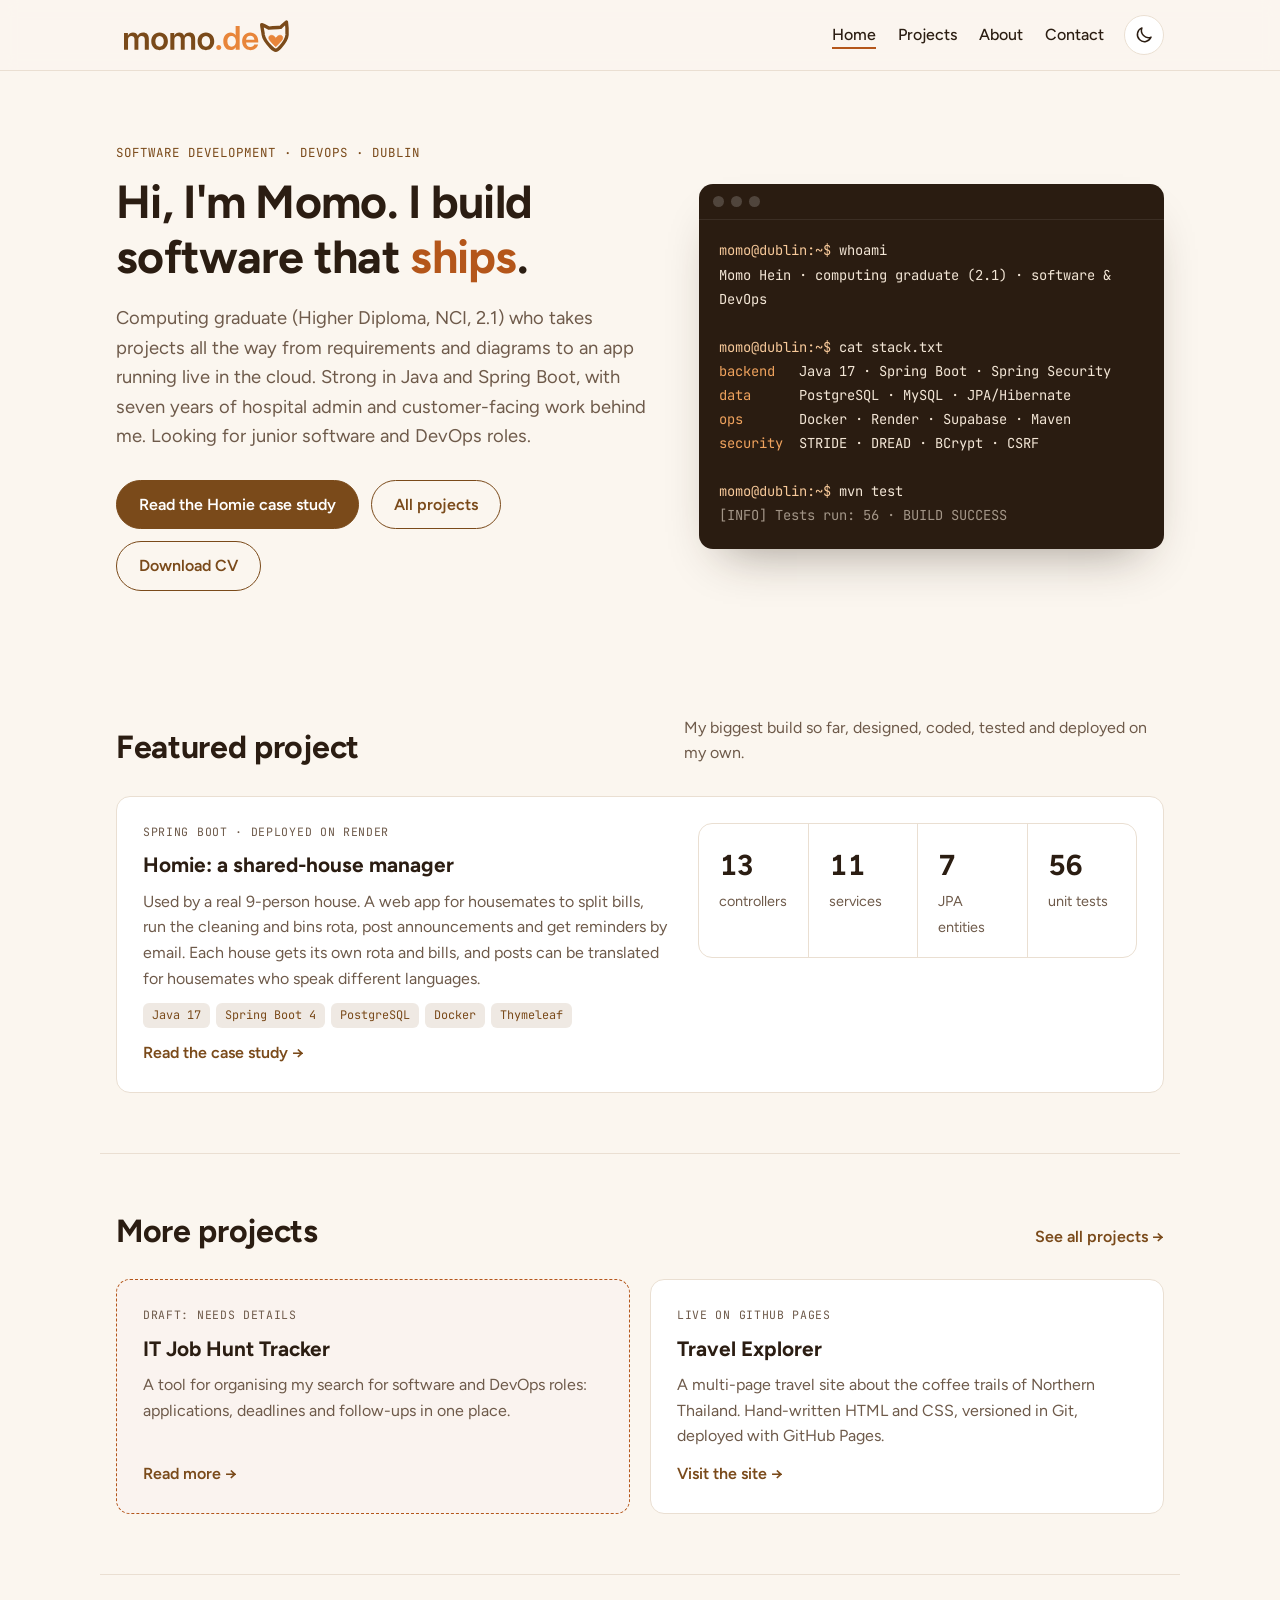
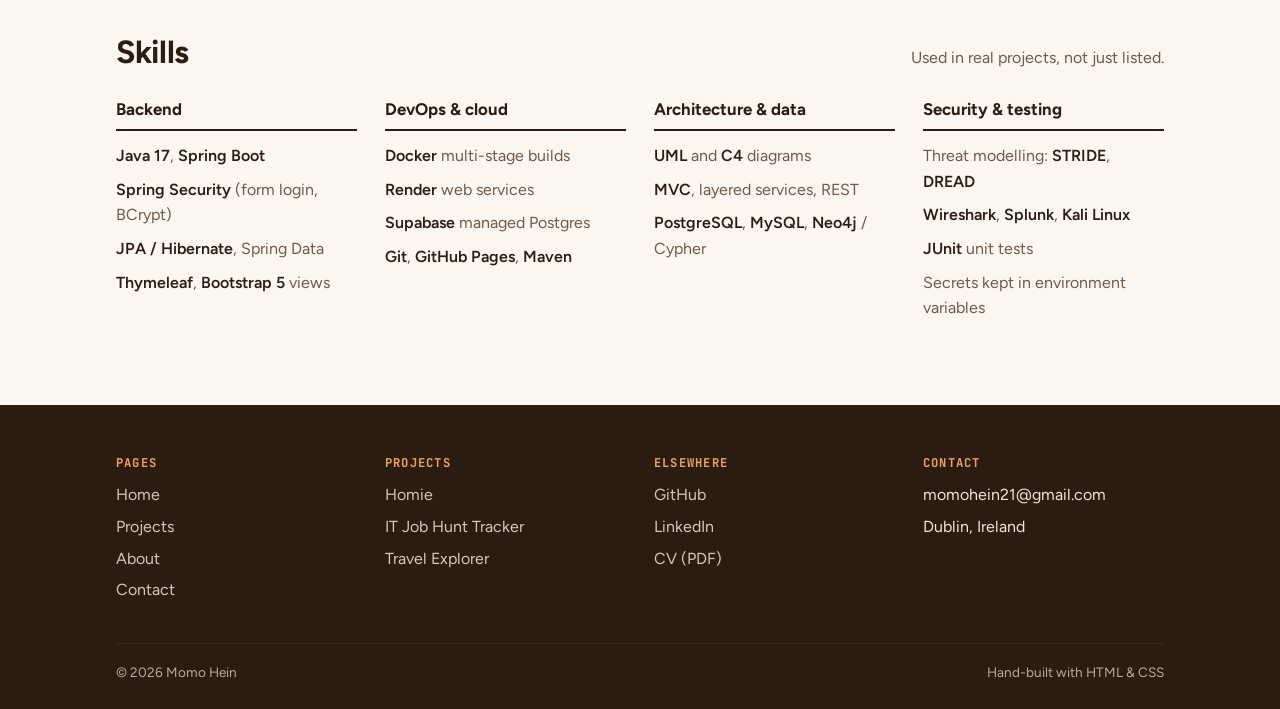
<file: index.html>
<!DOCTYPE html>
<html lang="en">
<head>
<meta charset="UTF-8">
<meta name="viewport" content="width=device-width, initial-scale=1.0, viewport-fit=cover">
<title>Momo Hein Portfolio</title>
<meta name="claude:viewport-fit-sides" content="cover">
<meta name="description" content="Nang Mo Mo Hein (Momo), computing graduate and Java / Spring Boot developer in Dublin, looking for junior software and DevOps roles.">
<link rel="preconnect" href="https://fonts.googleapis.com">
<link rel="preconnect" href="https://fonts.gstatic.com" crossorigin>
<link rel="stylesheet" href="https://fonts.googleapis.com/css2?family=Figtree:wght@400;500;600;700&family=JetBrains+Mono:wght@400;600&display=swap">
<link rel="icon" type="image/svg+xml" href="img/favicon.svg">
<script>
/* set theme before first paint: saved choice, otherwise the device setting */
(function () {
  var t = null;
  try { t = localStorage.getItem('theme'); } catch (e) {}
  if (t !== 'light' && t !== 'dark') t = window.matchMedia('(prefers-color-scheme: dark)').matches ? 'dark' : 'light';
  document.documentElement.setAttribute('data-theme', t);
})();
</script>
<meta name="theme-color" content="#7A4A1A">
<link rel="stylesheet" href="css/style.css">
</head>
<body>

<nav class="nav" aria-label="Main">
  <div class="wrap">
    <a class="brand" href="index.html" aria-label="momo.dev home"><svg class="brand-logo" viewBox="460 100 1152 270" role="img" aria-label="momo.dev" xmlns="http://www.w3.org/2000/svg"><path d="M511.484375 330.0H537.32421875V265.400390625C537.32421875 249.9169921875 547.2705078125 241.5087890625 558.9599609375 241.5087890625C570.4443359375 241.5087890625 578.6474609375 249.19921875 578.6474609375 260.9912109375V330.0H603.76953125V263.5546875C603.76953125 250.634765625 611.8701171875 241.5087890625 624.9951171875 241.5087890625C636.0693359375 241.5087890625 645.0927734375 247.8662109375 645.0927734375 262.2216796875V330.0H671.03515625V258.5302734375C671.03515625 233.1005859375 655.244140625 219.5654296875 634.736328125 219.5654296875C618.9453125 219.5654296875 606.025390625 227.5634765625 600.283203125 240.0732421875C595.771484375 227.666015625 583.7744140625 219.5654296875 569.111328125 219.5654296875C555.4736328125 219.5654296875 543.06640625 226.5380859375 536.50390625 240.4833984375V221.71875H511.484375Z" fill="currentColor"/><path d="M740.1998046875 332.4609375C772.089453125 332.4609375 793.62265625 309.5947265625 793.62265625 275.9619140625C793.62265625 242.3291015625 772.089453125 219.2578125 740.1998046875 219.2578125C708.31015625 219.2578125 686.776953125 242.3291015625 686.776953125 275.9619140625C686.776953125 309.5947265625 708.31015625 332.4609375 740.1998046875 332.4609375ZM740.1998046875 310.8251953125C723.4859375 310.8251953125 712.9244140625 297.59765625 712.9244140625 275.9619140625C712.9244140625 254.2236328125 723.5884765625 240.8935546875 740.1998046875 240.8935546875C756.70859375 240.8935546875 767.37265625 254.326171875 767.37265625 275.9619140625C767.37265625 297.4951171875 756.8111328125 310.8251953125 740.1998046875 310.8251953125Z" fill="currentColor"/><path d="M809.364453125 330.0H835.204296875V265.400390625C835.204296875 249.9169921875 845.1505859375 241.5087890625 856.8400390625 241.5087890625C868.3244140625 241.5087890625 876.5275390625 249.19921875 876.5275390625 260.9912109375V330.0H901.649609375V263.5546875C901.649609375 250.634765625 909.7501953125 241.5087890625 922.8751953125 241.5087890625C933.9494140625 241.5087890625 942.9728515625 247.8662109375 942.9728515625 262.2216796875V330.0H968.915234375V258.5302734375C968.915234375 233.1005859375 953.12421875 219.5654296875 932.61640625 219.5654296875C916.825390625 219.5654296875 903.90546875 227.5634765625 898.16328125 240.0732421875C893.6515625 227.666015625 881.6544921875 219.5654296875 866.99140625 219.5654296875C853.3537109375 219.5654296875 840.946484375 226.5380859375 834.383984375 240.4833984375V221.71875H809.364453125Z" fill="currentColor"/><path d="M1038.0798828124998 332.4609375C1069.9695312499998 332.4609375 1091.5027343749998 309.5947265625 1091.5027343749998 275.9619140625C1091.5027343749998 242.3291015625 1069.9695312499998 219.2578125 1038.0798828124998 219.2578125C1006.1902343749999 219.2578125 984.6570312499999 242.3291015625 984.6570312499999 275.9619140625C984.6570312499999 309.5947265625 1006.1902343749999 332.4609375 1038.0798828124998 332.4609375ZM1038.0798828124998 310.8251953125C1021.3660156249999 310.8251953125 1010.8044921874999 297.59765625 1010.8044921874999 275.9619140625C1010.8044921874999 254.2236328125 1021.4685546874999 240.8935546875 1038.0798828124998 240.8935546875C1054.5886718749998 240.8935546875 1065.2527343749998 254.326171875 1065.2527343749998 275.9619140625C1065.2527343749998 297.4951171875 1054.6912109374998 310.8251953125 1038.0798828124998 310.8251953125Z" fill="currentColor"/><path d="M1120.574609375 331.845703125C1129.39296875 331.845703125 1136.4681640625 324.7705078125 1136.4681640625 315.9521484375C1136.4681640625 307.1337890625 1129.39296875 300.05859375 1120.574609375 300.05859375C1111.75625 300.05859375 1104.6810546875 307.1337890625 1104.6810546875 315.9521484375C1104.6810546875 324.7705078125 1111.75625 331.845703125 1120.574609375 331.845703125Z" fill="var(--logo-accent)"/><path d="M1196.609375 332.1533203125C1210.759765625 332.1533203125 1222.654296875 326.0009765625 1229.421875 313.4912109375H1229.626953125V330.0H1255.056640625V177.216796875H1229.216796875V237.099609375H1229.01171875C1222.0390625 225.205078125 1210.4521484375 219.5654296875 1196.404296875 219.5654296875C1168.6162109375 219.5654296875 1149.7490234375 242.431640625 1149.7490234375 275.7568359375C1149.7490234375 309.4921875 1168.30859375 332.1533203125 1196.609375 332.1533203125ZM1202.6591796875 310.517578125C1186.6630859375 310.517578125 1175.896484375 298.212890625 1175.896484375 275.7568359375C1175.896484375 253.4033203125 1186.6630859375 240.99609375 1202.6591796875 240.99609375C1219.578125 240.99609375 1230.65234375 254.736328125 1230.65234375 275.7568359375C1230.65234375 296.8798828125 1219.578125 310.517578125 1202.6591796875 310.517578125Z" fill="var(--logo-accent)"/><path d="M1323.70859375 332.4609375C1349.0357421875 332.4609375 1369.1333984375 317.7978515625 1373.2349609375 296.572265625H1349.0357421875C1346.062109375 305.80078125 1337.3462890625 312.0556640625 1324.323828125 312.0556640625C1306.8921875 312.0556640625 1296.843359375 300.263671875 1296.228125 282.626953125H1374.56796875V275.5517578125C1374.56796875 242.3291015625 1353.855078125 219.2578125 1322.683203125 219.2578125C1292.331640625 219.2578125 1270.9009765625 243.046875 1270.9009765625 275.9619140625C1270.9009765625 308.7744140625 1291.2037109375 332.4609375 1323.70859375 332.4609375ZM1296.433203125 264.78515625C1298.1763671875 249.3017578125 1308.12265625 239.765625 1323.093359375 239.765625C1338.0640625 239.765625 1348.112890625 249.3017578125 1349.753515625 264.78515625Z" fill="var(--logo-accent)"/><g transform="translate(1341.18,122.55) scale(0.4965)" fill="none" stroke-linejoin="round" stroke-linecap="round"><path d="M112,92 C150,105 180,125 205,138 C260,130 310,130 355,128 C385,100 410,75 432,58 C440,110 442,170 440,225 C436,280 402,328 355,380 C330,408 310,424 294,424 C276,424 254,406 230,382 C182,332 140,285 132,225 C126,170 114,130 112,92 Z" stroke="currentColor" stroke-width="44"/><path transform="translate(294,285) scale(1.5) translate(-298,-342)" d="M298,336 C290,300 240,294 238,326 C237,342 252,358 298,404 C344,358 359,342 358,326 C356,294 306,300 298,336 Z" fill="var(--logo-accent)" stroke="var(--logo-accent)" stroke-width="6"/></g></svg></a>
    <ul>
      <li><a href="index.html" aria-current="page">Home</a></li>
      <li><a href="pages/projects.html">Projects</a></li>
      <li><a href="pages/about.html">About</a></li>
      <li><a href="pages/contact.html">Contact</a></li>
    </ul>
    <button class="theme-toggle" type="button" aria-label="Switch to dark mode" title="Switch theme">
      <svg class="i-moon" viewBox="0 0 24 24" aria-hidden="true"><path d="M20.5 14.5A8.5 8.5 0 0 1 9.5 3.5a8.5 8.5 0 1 0 11 11Z"/></svg>
      <svg class="i-sun" viewBox="0 0 24 24" aria-hidden="true"><circle cx="12" cy="12" r="4.2"/><path d="M12 2.5v2.2M12 19.3v2.2M2.5 12h2.2M19.3 12h2.2M5.3 5.3l1.6 1.6M17.1 17.1l1.6 1.6M5.3 18.7l1.6-1.6M17.1 6.9l1.6-1.6"/></svg>
    </button>
  </div>
</nav>

<header class="hero">
  <div class="wrap">
    <div>
      <p class="eyebrow">Software development · DevOps · Dublin</p>
      <h1>Hi, I'm Momo. I build software that <em>ships</em>.</h1>
      <p class="lede">Computing graduate (Higher Diploma, NCI, 2.1) who takes projects all the way from requirements and diagrams to an app running live in the cloud. Strong in Java and Spring Boot, with seven years of hospital admin and customer-facing work behind me. Looking for junior software and DevOps roles.</p>
      <div class="actions">
        <a class="btn primary" href="pages/homie.html">Read the Homie case study</a>
        <a class="btn ghost" href="pages/projects.html">All projects</a>
        <a class="btn ghost" href="cv/Nang-Mo-Mo-Hein-CV.pdf" target="_blank" rel="noopener">Download CV</a>
      </div>
    </div>
    <div class="terminal" aria-label="Terminal summary">
      <div class="bar"><i></i><i></i><i></i></div>
<pre><span class="p">momo@dublin:~$</span> whoami
Momo Hein · computing graduate (2.1) · software &amp; DevOps

<span class="p">momo@dublin:~$</span> cat stack.txt
<span class="k">backend</span>   Java 17 · Spring Boot · Spring Security
<span class="k">data</span>      PostgreSQL · MySQL · JPA/Hibernate
<span class="k">ops</span>       Docker · Render · Supabase · Maven
<span class="k">security</span>  STRIDE · DREAD · BCrypt · CSRF

<span class="p">momo@dublin:~$</span> mvn test
<span class="c">[INFO] Tests run: 56 · BUILD SUCCESS</span></pre>
    </div>
  </div>
</header>

<main>
  <section class="block">
    <div class="wrap">
      <div class="sec-head">
        <h2>Featured project</h2>
        <p>My biggest build so far, designed, coded, tested and deployed on my own.</p>
      </div>
      <div class="grid">
        <article class="card feature">
          <div class="body">
            <p class="status">Spring Boot · Deployed on Render</p>
            <h3>Homie: a shared-house manager</h3>
            <p>Used by a real 9-person house. A web app for housemates to split bills, run the cleaning and bins rota, post announcements and get reminders by email. Each house gets its own rota and bills, and posts can be translated for housemates who speak different languages.</p>
            <div class="tags"><span class="tag">Java 17</span><span class="tag">Spring Boot 4</span><span class="tag">PostgreSQL</span><span class="tag">Docker</span><span class="tag">Thymeleaf</span></div>
            <a class="more" href="pages/homie.html">Read the case study →</a>
          </div>
          <div class="stats" aria-label="Homie in numbers">
            <div><b>13</b><span>controllers</span></div>
            <div><b>11</b><span>services</span></div>
            <div><b>7</b><span>JPA entities</span></div>
            <div><b>56</b><span>unit tests</span></div>
          </div>
        </article>
      </div>
    </div>
  </section>

  <section class="block">
    <div class="wrap">
      <div class="sec-head">
        <h2>More projects</h2>
        <a class="more" href="pages/projects.html">See all projects →</a>
      </div>
      <div class="grid two">
        <article class="card todo">
          <p class="status">Draft: needs details</p>
          <h3>IT Job Hunt Tracker</h3>
          <p>A tool for organising my search for software and DevOps roles: applications, deadlines and follow-ups in one place.</p>
          <a class="more" href="pages/projects.html">Read more →</a>
        </article>
        <article class="card">
          <p class="status">Live on GitHub Pages</p>
          <h3>Travel Explorer</h3>
          <p>A multi-page travel site about the coffee trails of Northern Thailand. Hand-written HTML and CSS, versioned in Git, deployed with GitHub Pages.</p>
          <a class="more" href="https://momohein.github.io/Week9-Github-Demo/" target="_blank" rel="noopener">Visit the site →</a>
        </article>
      </div>
    </div>
  </section>

  <section class="block">
    <div class="wrap">
      <div class="sec-head">
        <h2>Skills</h2>
        <p>Used in real projects, not just listed.</p>
      </div>
      <div class="skills">
        <div>
          <h3>Backend</h3>
          <ul>
            <li><b>Java 17</b>, <b>Spring Boot</b></li>
            <li><b>Spring Security</b> (form login, BCrypt)</li>
            <li><b>JPA / Hibernate</b>, Spring Data</li>
            <li><b>Thymeleaf</b>, <b>Bootstrap 5</b> views</li>
          </ul>
        </div>
        <div>
          <h3>DevOps &amp; cloud</h3>
          <ul>
            <li><b>Docker</b> multi-stage builds</li>
            <li><b>Render</b> web services</li>
            <li><b>Supabase</b> managed Postgres</li>
            <li><b>Git</b>, <b>GitHub Pages</b>, <b>Maven</b></li>
          </ul>
        </div>
        <div>
          <h3>Architecture &amp; data</h3>
          <ul>
            <li><b>UML</b> and <b>C4</b> diagrams</li>
            <li><b>MVC</b>, layered services, REST</li>
            <li><b>PostgreSQL</b>, <b>MySQL</b>, <b>Neo4j</b> / Cypher</li>
          </ul>
        </div>
        <div>
          <h3>Security &amp; testing</h3>
          <ul>
            <li>Threat modelling: <b>STRIDE</b>, <b>DREAD</b></li>
            <li><b>Wireshark</b>, <b>Splunk</b>, <b>Kali Linux</b></li>
            <li><b>JUnit</b> unit tests</li>
            <li>Secrets kept in environment variables</li>
          </ul>
        </div>
      </div>
    </div>
  </section>
</main>

<footer>
  <div class="wrap">
    <div class="fcols">
      <div>
        <h4>Pages</h4>
        <ul><li><a href="index.html">Home</a></li><li><a href="pages/projects.html">Projects</a></li><li><a href="pages/about.html">About</a></li><li><a href="pages/contact.html">Contact</a></li></ul>
      </div>
      <div>
        <h4>Projects</h4>
        <ul><li><a href="pages/homie.html">Homie</a></li><li><a href="pages/projects.html">IT Job Hunt Tracker</a></li><li><a href="https://momohein.github.io/Week9-Github-Demo/" target="_blank" rel="noopener">Travel Explorer</a></li></ul>
      </div>
      <div>
        <h4>Elsewhere</h4>
        <ul><li><a href="https://github.com/momohein" target="_blank" rel="noopener">GitHub</a></li><li><a href="https://www.linkedin.com/in/nang-mo-mo-hein-64a427143/" target="_blank" rel="noopener">LinkedIn</a></li><li><a href="cv/Nang-Mo-Mo-Hein-CV.pdf" target="_blank" rel="noopener">CV (PDF)</a></li></ul>
      </div>
      <div>
        <h4>Contact</h4>
        <ul><li>momohein21@gmail.com</li><li>Dublin, Ireland</li></ul>
      </div>
    </div>
    <div class="legal"><span>© 2026 Momo Hein</span><span>Hand-built with HTML &amp; CSS</span></div>
  </div>
</footer>

<script src="js/main.js"></script>
</body>
</html>
</file>
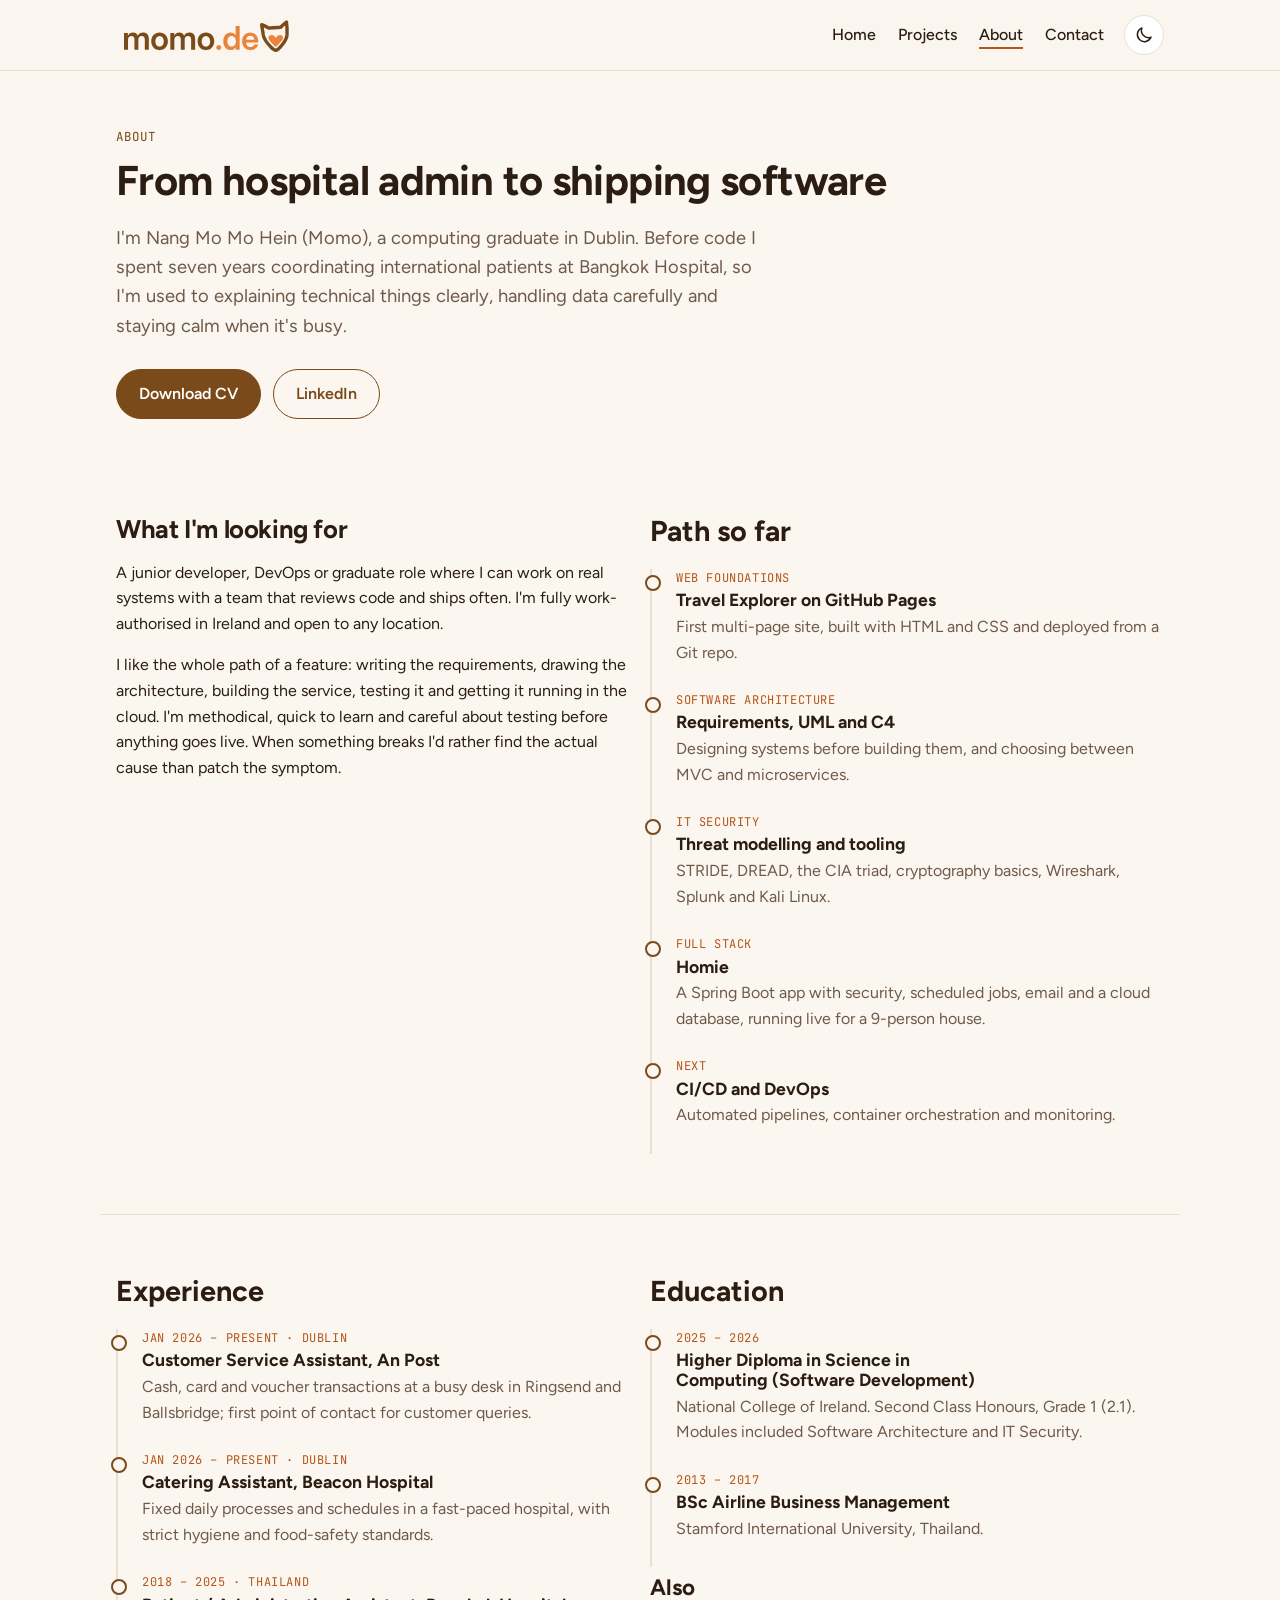
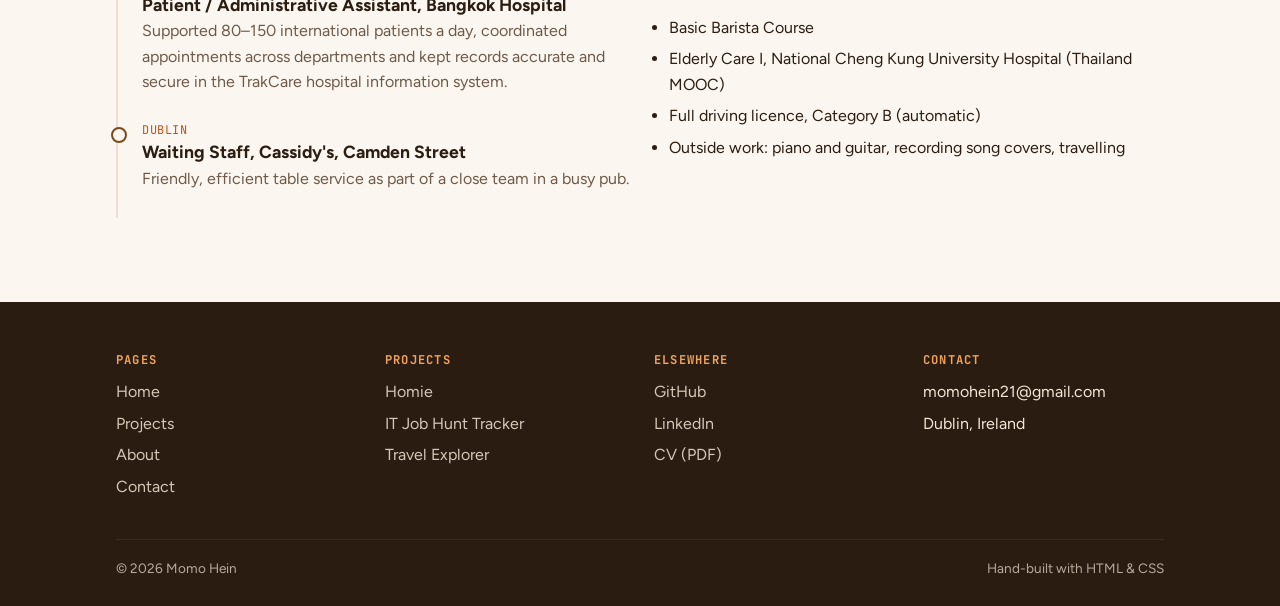
<file: pages/about.html>
<!DOCTYPE html>
<html lang="en">
<head>
<meta charset="UTF-8">
<meta name="viewport" content="width=device-width, initial-scale=1.0, viewport-fit=cover">
<title>About · Momo Hein</title>
<meta name="description" content="About Nang Mo Mo Hein (Momo), computing graduate and software developer in Dublin.">
<link rel="preconnect" href="https://fonts.googleapis.com">
<link rel="preconnect" href="https://fonts.gstatic.com" crossorigin>
<link rel="stylesheet" href="https://fonts.googleapis.com/css2?family=Figtree:wght@400;500;600;700&family=JetBrains+Mono:wght@400;600&display=swap">
<link rel="icon" type="image/svg+xml" href="../img/favicon.svg">
<script>
/* set theme before first paint: saved choice, otherwise the device setting */
(function () {
  var t = null;
  try { t = localStorage.getItem('theme'); } catch (e) {}
  if (t !== 'light' && t !== 'dark') t = window.matchMedia('(prefers-color-scheme: dark)').matches ? 'dark' : 'light';
  document.documentElement.setAttribute('data-theme', t);
})();
</script>
<meta name="theme-color" content="#7A4A1A">
<link rel="stylesheet" href="../css/style.css">
</head>
<body>

<nav class="nav" aria-label="Main">
  <div class="wrap">
    <a class="brand" href="../index.html" aria-label="momo.dev home"><svg class="brand-logo" viewBox="460 100 1152 270" role="img" aria-label="momo.dev" xmlns="http://www.w3.org/2000/svg"><path d="M511.484375 330.0H537.32421875V265.400390625C537.32421875 249.9169921875 547.2705078125 241.5087890625 558.9599609375 241.5087890625C570.4443359375 241.5087890625 578.6474609375 249.19921875 578.6474609375 260.9912109375V330.0H603.76953125V263.5546875C603.76953125 250.634765625 611.8701171875 241.5087890625 624.9951171875 241.5087890625C636.0693359375 241.5087890625 645.0927734375 247.8662109375 645.0927734375 262.2216796875V330.0H671.03515625V258.5302734375C671.03515625 233.1005859375 655.244140625 219.5654296875 634.736328125 219.5654296875C618.9453125 219.5654296875 606.025390625 227.5634765625 600.283203125 240.0732421875C595.771484375 227.666015625 583.7744140625 219.5654296875 569.111328125 219.5654296875C555.4736328125 219.5654296875 543.06640625 226.5380859375 536.50390625 240.4833984375V221.71875H511.484375Z" fill="currentColor"/><path d="M740.1998046875 332.4609375C772.089453125 332.4609375 793.62265625 309.5947265625 793.62265625 275.9619140625C793.62265625 242.3291015625 772.089453125 219.2578125 740.1998046875 219.2578125C708.31015625 219.2578125 686.776953125 242.3291015625 686.776953125 275.9619140625C686.776953125 309.5947265625 708.31015625 332.4609375 740.1998046875 332.4609375ZM740.1998046875 310.8251953125C723.4859375 310.8251953125 712.9244140625 297.59765625 712.9244140625 275.9619140625C712.9244140625 254.2236328125 723.5884765625 240.8935546875 740.1998046875 240.8935546875C756.70859375 240.8935546875 767.37265625 254.326171875 767.37265625 275.9619140625C767.37265625 297.4951171875 756.8111328125 310.8251953125 740.1998046875 310.8251953125Z" fill="currentColor"/><path d="M809.364453125 330.0H835.204296875V265.400390625C835.204296875 249.9169921875 845.1505859375 241.5087890625 856.8400390625 241.5087890625C868.3244140625 241.5087890625 876.5275390625 249.19921875 876.5275390625 260.9912109375V330.0H901.649609375V263.5546875C901.649609375 250.634765625 909.7501953125 241.5087890625 922.8751953125 241.5087890625C933.9494140625 241.5087890625 942.9728515625 247.8662109375 942.9728515625 262.2216796875V330.0H968.915234375V258.5302734375C968.915234375 233.1005859375 953.12421875 219.5654296875 932.61640625 219.5654296875C916.825390625 219.5654296875 903.90546875 227.5634765625 898.16328125 240.0732421875C893.6515625 227.666015625 881.6544921875 219.5654296875 866.99140625 219.5654296875C853.3537109375 219.5654296875 840.946484375 226.5380859375 834.383984375 240.4833984375V221.71875H809.364453125Z" fill="currentColor"/><path d="M1038.0798828124998 332.4609375C1069.9695312499998 332.4609375 1091.5027343749998 309.5947265625 1091.5027343749998 275.9619140625C1091.5027343749998 242.3291015625 1069.9695312499998 219.2578125 1038.0798828124998 219.2578125C1006.1902343749999 219.2578125 984.6570312499999 242.3291015625 984.6570312499999 275.9619140625C984.6570312499999 309.5947265625 1006.1902343749999 332.4609375 1038.0798828124998 332.4609375ZM1038.0798828124998 310.8251953125C1021.3660156249999 310.8251953125 1010.8044921874999 297.59765625 1010.8044921874999 275.9619140625C1010.8044921874999 254.2236328125 1021.4685546874999 240.8935546875 1038.0798828124998 240.8935546875C1054.5886718749998 240.8935546875 1065.2527343749998 254.326171875 1065.2527343749998 275.9619140625C1065.2527343749998 297.4951171875 1054.6912109374998 310.8251953125 1038.0798828124998 310.8251953125Z" fill="currentColor"/><path d="M1120.574609375 331.845703125C1129.39296875 331.845703125 1136.4681640625 324.7705078125 1136.4681640625 315.9521484375C1136.4681640625 307.1337890625 1129.39296875 300.05859375 1120.574609375 300.05859375C1111.75625 300.05859375 1104.6810546875 307.1337890625 1104.6810546875 315.9521484375C1104.6810546875 324.7705078125 1111.75625 331.845703125 1120.574609375 331.845703125Z" fill="var(--logo-accent)"/><path d="M1196.609375 332.1533203125C1210.759765625 332.1533203125 1222.654296875 326.0009765625 1229.421875 313.4912109375H1229.626953125V330.0H1255.056640625V177.216796875H1229.216796875V237.099609375H1229.01171875C1222.0390625 225.205078125 1210.4521484375 219.5654296875 1196.404296875 219.5654296875C1168.6162109375 219.5654296875 1149.7490234375 242.431640625 1149.7490234375 275.7568359375C1149.7490234375 309.4921875 1168.30859375 332.1533203125 1196.609375 332.1533203125ZM1202.6591796875 310.517578125C1186.6630859375 310.517578125 1175.896484375 298.212890625 1175.896484375 275.7568359375C1175.896484375 253.4033203125 1186.6630859375 240.99609375 1202.6591796875 240.99609375C1219.578125 240.99609375 1230.65234375 254.736328125 1230.65234375 275.7568359375C1230.65234375 296.8798828125 1219.578125 310.517578125 1202.6591796875 310.517578125Z" fill="var(--logo-accent)"/><path d="M1323.70859375 332.4609375C1349.0357421875 332.4609375 1369.1333984375 317.7978515625 1373.2349609375 296.572265625H1349.0357421875C1346.062109375 305.80078125 1337.3462890625 312.0556640625 1324.323828125 312.0556640625C1306.8921875 312.0556640625 1296.843359375 300.263671875 1296.228125 282.626953125H1374.56796875V275.5517578125C1374.56796875 242.3291015625 1353.855078125 219.2578125 1322.683203125 219.2578125C1292.331640625 219.2578125 1270.9009765625 243.046875 1270.9009765625 275.9619140625C1270.9009765625 308.7744140625 1291.2037109375 332.4609375 1323.70859375 332.4609375ZM1296.433203125 264.78515625C1298.1763671875 249.3017578125 1308.12265625 239.765625 1323.093359375 239.765625C1338.0640625 239.765625 1348.112890625 249.3017578125 1349.753515625 264.78515625Z" fill="var(--logo-accent)"/><g transform="translate(1341.18,122.55) scale(0.4965)" fill="none" stroke-linejoin="round" stroke-linecap="round"><path d="M112,92 C150,105 180,125 205,138 C260,130 310,130 355,128 C385,100 410,75 432,58 C440,110 442,170 440,225 C436,280 402,328 355,380 C330,408 310,424 294,424 C276,424 254,406 230,382 C182,332 140,285 132,225 C126,170 114,130 112,92 Z" stroke="currentColor" stroke-width="44"/><path transform="translate(294,285) scale(1.5) translate(-298,-342)" d="M298,336 C290,300 240,294 238,326 C237,342 252,358 298,404 C344,358 359,342 358,326 C356,294 306,300 298,336 Z" fill="var(--logo-accent)" stroke="var(--logo-accent)" stroke-width="6"/></g></svg></a>
    <ul>
      <li><a href="../index.html">Home</a></li>
      <li><a href="projects.html">Projects</a></li>
      <li><a href="about.html" aria-current="page">About</a></li>
      <li><a href="contact.html">Contact</a></li>
    </ul>
    <button class="theme-toggle" type="button" aria-label="Switch to dark mode" title="Switch theme">
      <svg class="i-moon" viewBox="0 0 24 24" aria-hidden="true"><path d="M20.5 14.5A8.5 8.5 0 0 1 9.5 3.5a8.5 8.5 0 1 0 11 11Z"/></svg>
      <svg class="i-sun" viewBox="0 0 24 24" aria-hidden="true"><circle cx="12" cy="12" r="4.2"/><path d="M12 2.5v2.2M12 19.3v2.2M2.5 12h2.2M19.3 12h2.2M5.3 5.3l1.6 1.6M17.1 17.1l1.6 1.6M5.3 18.7l1.6-1.6M17.1 6.9l1.6-1.6"/></svg>
    </button>
  </div>
</nav>

<header class="page-head">
  <div class="wrap">
    <p class="eyebrow">About</p>
    <h1>From hospital admin to shipping software</h1>
    <p class="lede">I'm Nang Mo Mo Hein (Momo), a computing graduate in Dublin. Before code I spent seven years coordinating international patients at Bangkok Hospital, so I'm used to explaining technical things clearly, handling data carefully and staying calm when it's busy.</p>
    <div class="actions">
      <a class="btn primary" href="../cv/Nang-Mo-Mo-Hein-CV.pdf" target="_blank" rel="noopener">Download CV</a>
      <a class="btn ghost" href="https://www.linkedin.com/in/nang-mo-mo-hein-64a427143/" target="_blank" rel="noopener">LinkedIn</a>
    </div>
  </div>
</header>

<main>
  <section class="block">
    <div class="wrap">
      <div class="grid two">
        <div class="prose" style="gap:16px; align-content:start">
          <h2>What I'm looking for</h2>
          <p>A junior developer, DevOps or graduate role where I can work on real systems with a team that reviews code and ships often. I'm fully work-authorised in Ireland and open to any location.</p>
          <p>I like the whole path of a feature: writing the requirements, drawing the architecture, building the service, testing it and getting it running in the cloud. I'm methodical, quick to learn and careful about testing before anything goes live. When something breaks I'd rather find the actual cause than patch the symptom.</p>
        </div>
        <div>
          <h2 style="font-size:1.8rem; margin-bottom:22px">Path so far</h2>
          <ol class="timeline">
            <li><p class="when">Web foundations</p><h3>Travel Explorer on GitHub Pages</h3><p>First multi-page site, built with HTML and CSS and deployed from a Git repo.</p></li>
            <li><p class="when">Software architecture</p><h3>Requirements, UML and C4</h3><p>Designing systems before building them, and choosing between MVC and microservices.</p></li>
            <li><p class="when">IT security</p><h3>Threat modelling and tooling</h3><p>STRIDE, DREAD, the CIA triad, cryptography basics, Wireshark, Splunk and Kali Linux.</p></li>
            <li><p class="when">Full stack</p><h3>Homie</h3><p>A Spring Boot app with security, scheduled jobs, email and a cloud database, running live for a 9-person house.</p></li>
            <li><p class="when">Next</p><h3>CI/CD and DevOps</h3><p>Automated pipelines, container orchestration and monitoring.</p></li>
          </ol>
        </div>
      </div>
    </div>
  </section>

  <section class="block">
    <div class="wrap">
      <div class="grid two">
        <div>
          <h2 style="font-size:1.8rem; margin-bottom:22px">Experience</h2>
          <ol class="timeline">
            <li><p class="when">Jan 2026 – present · Dublin</p><h3>Customer Service Assistant, An Post</h3><p>Cash, card and voucher transactions at a busy desk in Ringsend and Ballsbridge; first point of contact for customer queries.</p></li>
            <li><p class="when">Jan 2026 – present · Dublin</p><h3>Catering Assistant, Beacon Hospital</h3><p>Fixed daily processes and schedules in a fast-paced hospital, with strict hygiene and food-safety standards.</p></li>
            <li><p class="when">2018 – 2025 · Thailand</p><h3>Patient / Administrative Assistant, Bangkok Hospital</h3><p>Supported 80–150 international patients a day, coordinated appointments across departments and kept records accurate and secure in the TrakCare hospital information system.</p></li>
            <li><p class="when">Dublin</p><h3>Waiting Staff, Cassidy's, Camden Street</h3><p>Friendly, efficient table service as part of a close team in a busy pub.</p></li>
          </ol>
        </div>
        <div>
          <h2 style="font-size:1.8rem; margin-bottom:22px">Education</h2>
          <ol class="timeline">
            <li><p class="when">2025 – 2026</p><h3>Higher Diploma in Science in Computing (Software Development)</h3><p>National College of Ireland. Second Class Honours, Grade 1 (2.1). Modules included Software Architecture and IT Security.</p></li>
            <li><p class="when">2013 – 2017</p><h3>BSc Airline Business Management</h3><p>Stamford International University, Thailand.</p></li>
          </ol>
          <h2 style="font-size:1.4rem; margin:8px 0 14px">Also</h2>
          <div class="prose" style="gap:10px">
            <ul>
              <li>Basic Barista Course</li>
              <li>Elderly Care I, National Cheng Kung University Hospital (Thailand MOOC)</li>
              <li>Full driving licence, Category B (automatic)</li>
              <li>Outside work: piano and guitar, recording song covers, travelling</li>
            </ul>
          </div>
        </div>
      </div>
    </div>
  </section>
</main>

<footer>
  <div class="wrap">
    <div class="fcols">
      <div><h4>Pages</h4><ul><li><a href="../index.html">Home</a></li><li><a href="projects.html">Projects</a></li><li><a href="about.html">About</a></li><li><a href="contact.html">Contact</a></li></ul></div>
      <div><h4>Projects</h4><ul><li><a href="homie.html">Homie</a></li><li><a href="projects.html">IT Job Hunt Tracker</a></li><li><a href="https://momohein.github.io/Week9-Github-Demo/" target="_blank" rel="noopener">Travel Explorer</a></li></ul></div>
      <div><h4>Elsewhere</h4><ul><li><a href="https://github.com/momohein" target="_blank" rel="noopener">GitHub</a></li><li><a href="https://www.linkedin.com/in/nang-mo-mo-hein-64a427143/" target="_blank" rel="noopener">LinkedIn</a></li><li><a href="../cv/Nang-Mo-Mo-Hein-CV.pdf" target="_blank" rel="noopener">CV (PDF)</a></li></ul></div>
      <div><h4>Contact</h4><ul><li>momohein21@gmail.com</li><li>Dublin, Ireland</li></ul></div>
    </div>
    <div class="legal"><span>© 2026 Momo Hein</span><span>Hand-built with HTML &amp; CSS</span></div>
  </div>
</footer>

<script src="../js/main.js"></script>
</body>
</html>
</file>
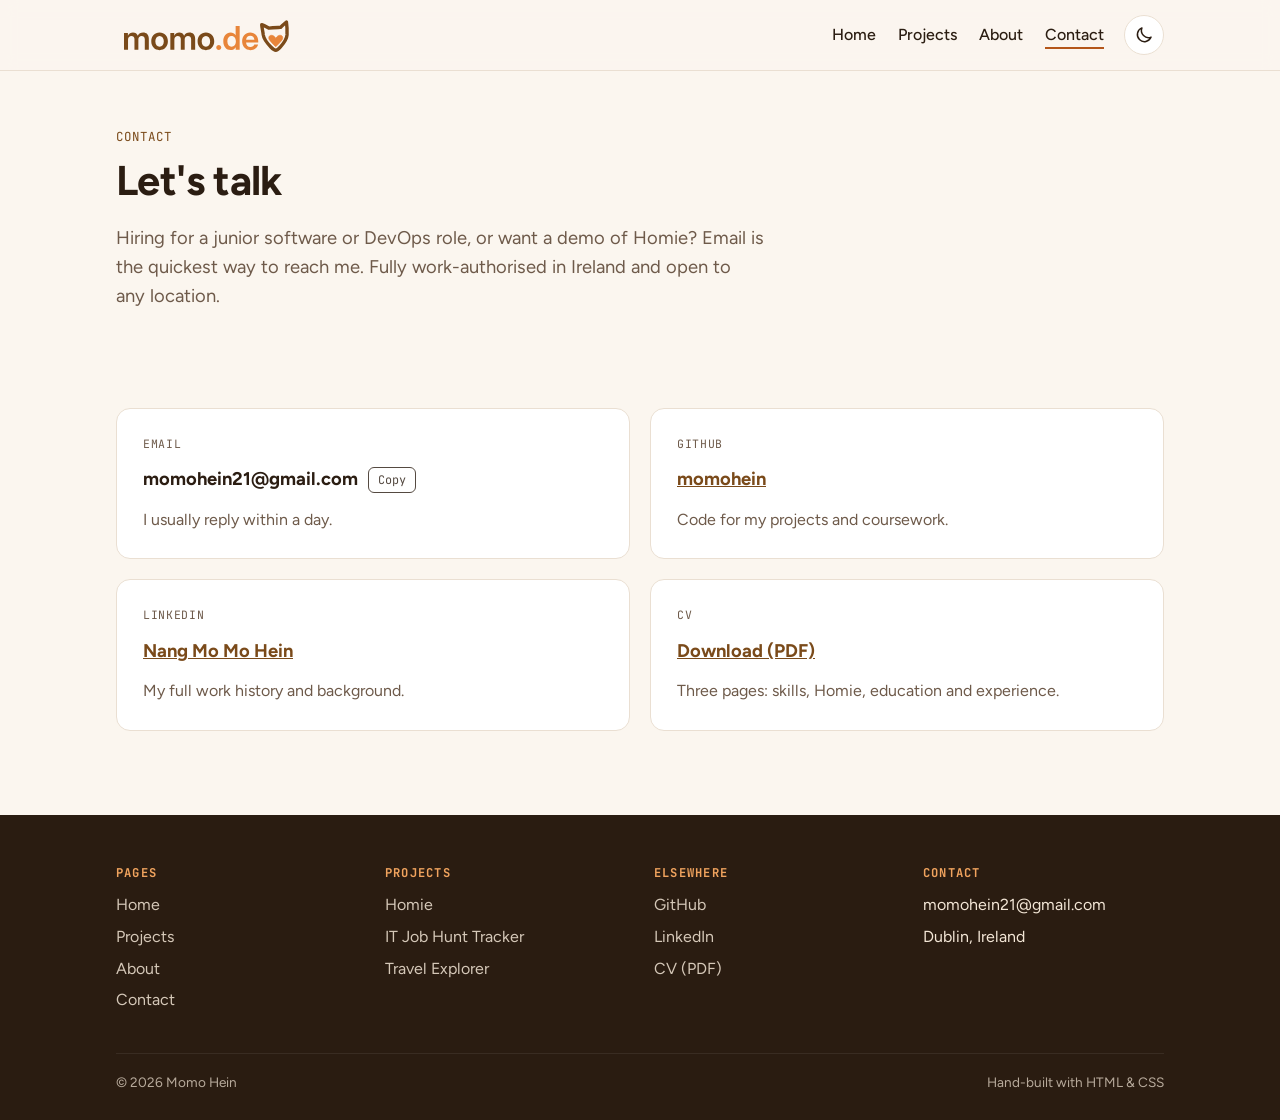
<file: pages/contact.html>
<!DOCTYPE html>
<html lang="en">
<head>
<meta charset="UTF-8">
<meta name="viewport" content="width=device-width, initial-scale=1.0, viewport-fit=cover">
<title>Contact · Momo Hein</title>
<meta name="description" content="Get in touch with Momo Hein.">
<link rel="preconnect" href="https://fonts.googleapis.com">
<link rel="preconnect" href="https://fonts.gstatic.com" crossorigin>
<link rel="stylesheet" href="https://fonts.googleapis.com/css2?family=Figtree:wght@400;500;600;700&family=JetBrains+Mono:wght@400;600&display=swap">
<link rel="icon" type="image/svg+xml" href="../img/favicon.svg">
<script>
/* set theme before first paint: saved choice, otherwise the device setting */
(function () {
  var t = null;
  try { t = localStorage.getItem('theme'); } catch (e) {}
  if (t !== 'light' && t !== 'dark') t = window.matchMedia('(prefers-color-scheme: dark)').matches ? 'dark' : 'light';
  document.documentElement.setAttribute('data-theme', t);
})();
</script>
<meta name="theme-color" content="#7A4A1A">
<link rel="stylesheet" href="../css/style.css">
</head>
<body>

<nav class="nav" aria-label="Main">
  <div class="wrap">
    <a class="brand" href="../index.html" aria-label="momo.dev home"><svg class="brand-logo" viewBox="460 100 1152 270" role="img" aria-label="momo.dev" xmlns="http://www.w3.org/2000/svg"><path d="M511.484375 330.0H537.32421875V265.400390625C537.32421875 249.9169921875 547.2705078125 241.5087890625 558.9599609375 241.5087890625C570.4443359375 241.5087890625 578.6474609375 249.19921875 578.6474609375 260.9912109375V330.0H603.76953125V263.5546875C603.76953125 250.634765625 611.8701171875 241.5087890625 624.9951171875 241.5087890625C636.0693359375 241.5087890625 645.0927734375 247.8662109375 645.0927734375 262.2216796875V330.0H671.03515625V258.5302734375C671.03515625 233.1005859375 655.244140625 219.5654296875 634.736328125 219.5654296875C618.9453125 219.5654296875 606.025390625 227.5634765625 600.283203125 240.0732421875C595.771484375 227.666015625 583.7744140625 219.5654296875 569.111328125 219.5654296875C555.4736328125 219.5654296875 543.06640625 226.5380859375 536.50390625 240.4833984375V221.71875H511.484375Z" fill="currentColor"/><path d="M740.1998046875 332.4609375C772.089453125 332.4609375 793.62265625 309.5947265625 793.62265625 275.9619140625C793.62265625 242.3291015625 772.089453125 219.2578125 740.1998046875 219.2578125C708.31015625 219.2578125 686.776953125 242.3291015625 686.776953125 275.9619140625C686.776953125 309.5947265625 708.31015625 332.4609375 740.1998046875 332.4609375ZM740.1998046875 310.8251953125C723.4859375 310.8251953125 712.9244140625 297.59765625 712.9244140625 275.9619140625C712.9244140625 254.2236328125 723.5884765625 240.8935546875 740.1998046875 240.8935546875C756.70859375 240.8935546875 767.37265625 254.326171875 767.37265625 275.9619140625C767.37265625 297.4951171875 756.8111328125 310.8251953125 740.1998046875 310.8251953125Z" fill="currentColor"/><path d="M809.364453125 330.0H835.204296875V265.400390625C835.204296875 249.9169921875 845.1505859375 241.5087890625 856.8400390625 241.5087890625C868.3244140625 241.5087890625 876.5275390625 249.19921875 876.5275390625 260.9912109375V330.0H901.649609375V263.5546875C901.649609375 250.634765625 909.7501953125 241.5087890625 922.8751953125 241.5087890625C933.9494140625 241.5087890625 942.9728515625 247.8662109375 942.9728515625 262.2216796875V330.0H968.915234375V258.5302734375C968.915234375 233.1005859375 953.12421875 219.5654296875 932.61640625 219.5654296875C916.825390625 219.5654296875 903.90546875 227.5634765625 898.16328125 240.0732421875C893.6515625 227.666015625 881.6544921875 219.5654296875 866.99140625 219.5654296875C853.3537109375 219.5654296875 840.946484375 226.5380859375 834.383984375 240.4833984375V221.71875H809.364453125Z" fill="currentColor"/><path d="M1038.0798828124998 332.4609375C1069.9695312499998 332.4609375 1091.5027343749998 309.5947265625 1091.5027343749998 275.9619140625C1091.5027343749998 242.3291015625 1069.9695312499998 219.2578125 1038.0798828124998 219.2578125C1006.1902343749999 219.2578125 984.6570312499999 242.3291015625 984.6570312499999 275.9619140625C984.6570312499999 309.5947265625 1006.1902343749999 332.4609375 1038.0798828124998 332.4609375ZM1038.0798828124998 310.8251953125C1021.3660156249999 310.8251953125 1010.8044921874999 297.59765625 1010.8044921874999 275.9619140625C1010.8044921874999 254.2236328125 1021.4685546874999 240.8935546875 1038.0798828124998 240.8935546875C1054.5886718749998 240.8935546875 1065.2527343749998 254.326171875 1065.2527343749998 275.9619140625C1065.2527343749998 297.4951171875 1054.6912109374998 310.8251953125 1038.0798828124998 310.8251953125Z" fill="currentColor"/><path d="M1120.574609375 331.845703125C1129.39296875 331.845703125 1136.4681640625 324.7705078125 1136.4681640625 315.9521484375C1136.4681640625 307.1337890625 1129.39296875 300.05859375 1120.574609375 300.05859375C1111.75625 300.05859375 1104.6810546875 307.1337890625 1104.6810546875 315.9521484375C1104.6810546875 324.7705078125 1111.75625 331.845703125 1120.574609375 331.845703125Z" fill="var(--logo-accent)"/><path d="M1196.609375 332.1533203125C1210.759765625 332.1533203125 1222.654296875 326.0009765625 1229.421875 313.4912109375H1229.626953125V330.0H1255.056640625V177.216796875H1229.216796875V237.099609375H1229.01171875C1222.0390625 225.205078125 1210.4521484375 219.5654296875 1196.404296875 219.5654296875C1168.6162109375 219.5654296875 1149.7490234375 242.431640625 1149.7490234375 275.7568359375C1149.7490234375 309.4921875 1168.30859375 332.1533203125 1196.609375 332.1533203125ZM1202.6591796875 310.517578125C1186.6630859375 310.517578125 1175.896484375 298.212890625 1175.896484375 275.7568359375C1175.896484375 253.4033203125 1186.6630859375 240.99609375 1202.6591796875 240.99609375C1219.578125 240.99609375 1230.65234375 254.736328125 1230.65234375 275.7568359375C1230.65234375 296.8798828125 1219.578125 310.517578125 1202.6591796875 310.517578125Z" fill="var(--logo-accent)"/><path d="M1323.70859375 332.4609375C1349.0357421875 332.4609375 1369.1333984375 317.7978515625 1373.2349609375 296.572265625H1349.0357421875C1346.062109375 305.80078125 1337.3462890625 312.0556640625 1324.323828125 312.0556640625C1306.8921875 312.0556640625 1296.843359375 300.263671875 1296.228125 282.626953125H1374.56796875V275.5517578125C1374.56796875 242.3291015625 1353.855078125 219.2578125 1322.683203125 219.2578125C1292.331640625 219.2578125 1270.9009765625 243.046875 1270.9009765625 275.9619140625C1270.9009765625 308.7744140625 1291.2037109375 332.4609375 1323.70859375 332.4609375ZM1296.433203125 264.78515625C1298.1763671875 249.3017578125 1308.12265625 239.765625 1323.093359375 239.765625C1338.0640625 239.765625 1348.112890625 249.3017578125 1349.753515625 264.78515625Z" fill="var(--logo-accent)"/><g transform="translate(1341.18,122.55) scale(0.4965)" fill="none" stroke-linejoin="round" stroke-linecap="round"><path d="M112,92 C150,105 180,125 205,138 C260,130 310,130 355,128 C385,100 410,75 432,58 C440,110 442,170 440,225 C436,280 402,328 355,380 C330,408 310,424 294,424 C276,424 254,406 230,382 C182,332 140,285 132,225 C126,170 114,130 112,92 Z" stroke="currentColor" stroke-width="44"/><path transform="translate(294,285) scale(1.5) translate(-298,-342)" d="M298,336 C290,300 240,294 238,326 C237,342 252,358 298,404 C344,358 359,342 358,326 C356,294 306,300 298,336 Z" fill="var(--logo-accent)" stroke="var(--logo-accent)" stroke-width="6"/></g></svg></a>
    <ul>
      <li><a href="../index.html">Home</a></li>
      <li><a href="projects.html">Projects</a></li>
      <li><a href="about.html">About</a></li>
      <li><a href="contact.html" aria-current="page">Contact</a></li>
    </ul>
    <button class="theme-toggle" type="button" aria-label="Switch to dark mode" title="Switch theme">
      <svg class="i-moon" viewBox="0 0 24 24" aria-hidden="true"><path d="M20.5 14.5A8.5 8.5 0 0 1 9.5 3.5a8.5 8.5 0 1 0 11 11Z"/></svg>
      <svg class="i-sun" viewBox="0 0 24 24" aria-hidden="true"><circle cx="12" cy="12" r="4.2"/><path d="M12 2.5v2.2M12 19.3v2.2M2.5 12h2.2M19.3 12h2.2M5.3 5.3l1.6 1.6M17.1 17.1l1.6 1.6M5.3 18.7l1.6-1.6M17.1 6.9l1.6-1.6"/></svg>
    </button>
  </div>
</nav>

<header class="page-head">
  <div class="wrap">
    <p class="eyebrow">Contact</p>
    <h1>Let's talk</h1>
    <p class="lede">Hiring for a junior software or DevOps role, or want a demo of Homie? Email is the quickest way to reach me. Fully work-authorised in Ireland and open to any location.</p>
  </div>
</header>

<main>
  <section class="block">
    <div class="wrap">
      <div class="contact-grid">
        <div class="card">
          <p class="status">Email</p>
          <div class="copy-row"><span class="big-link" id="email-text">momohein21@gmail.com</span><button class="copy-btn" type="button" data-copy="#email-text">Copy</button></div>
          <p>I usually reply within a day.</p>
        </div>
        <div class="card">
          <p class="status">GitHub</p>
          <a class="big-link" href="https://github.com/momohein" target="_blank" rel="noopener">momohein</a>
          <p>Code for my projects and coursework.</p>
        </div>
        <div class="card">
          <p class="status">LinkedIn</p>
          <a class="big-link" href="https://www.linkedin.com/in/nang-mo-mo-hein-64a427143/" target="_blank" rel="noopener">Nang Mo Mo Hein</a>
          <p>My full work history and background.</p>
        </div>
        <div class="card">
          <p class="status">CV</p>
          <a class="big-link" href="../cv/Nang-Mo-Mo-Hein-CV.pdf" target="_blank" rel="noopener">Download (PDF)</a>
          <p>Three pages: skills, Homie, education and experience.</p>
        </div>
      </div>
    </div>
  </section>
</main>

<footer>
  <div class="wrap">
    <div class="fcols">
      <div><h4>Pages</h4><ul><li><a href="../index.html">Home</a></li><li><a href="projects.html">Projects</a></li><li><a href="about.html">About</a></li><li><a href="contact.html">Contact</a></li></ul></div>
      <div><h4>Projects</h4><ul><li><a href="homie.html">Homie</a></li><li><a href="projects.html">IT Job Hunt Tracker</a></li><li><a href="https://momohein.github.io/Week9-Github-Demo/" target="_blank" rel="noopener">Travel Explorer</a></li></ul></div>
      <div><h4>Elsewhere</h4><ul><li><a href="https://github.com/momohein" target="_blank" rel="noopener">GitHub</a></li><li><a href="https://www.linkedin.com/in/nang-mo-mo-hein-64a427143/" target="_blank" rel="noopener">LinkedIn</a></li><li><a href="../cv/Nang-Mo-Mo-Hein-CV.pdf" target="_blank" rel="noopener">CV (PDF)</a></li></ul></div>
      <div><h4>Contact</h4><ul><li>momohein21@gmail.com</li><li>Dublin, Ireland</li></ul></div>
    </div>
    <div class="legal"><span>© 2026 Momo Hein</span><span>Hand-built with HTML &amp; CSS</span></div>
  </div>
</footer>

<script src="../js/main.js"></script>
</body>
</html>
</file>
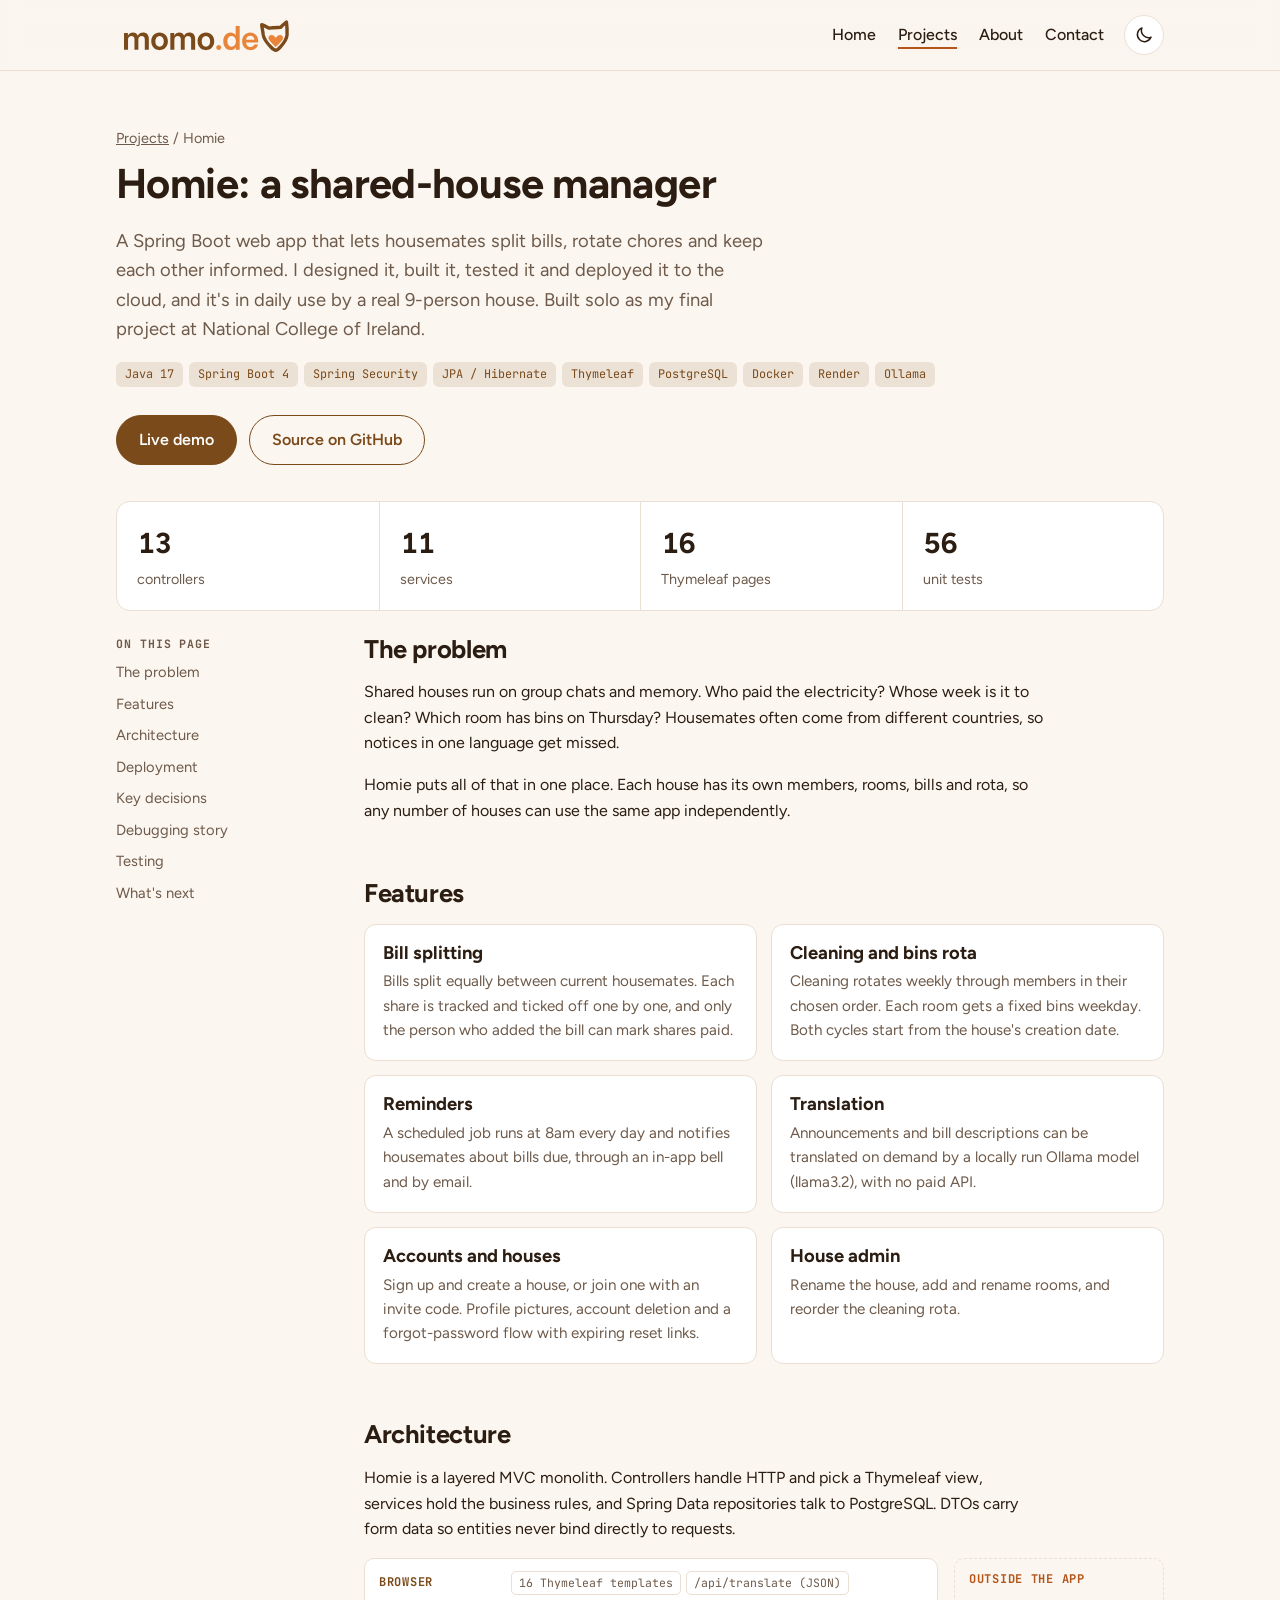
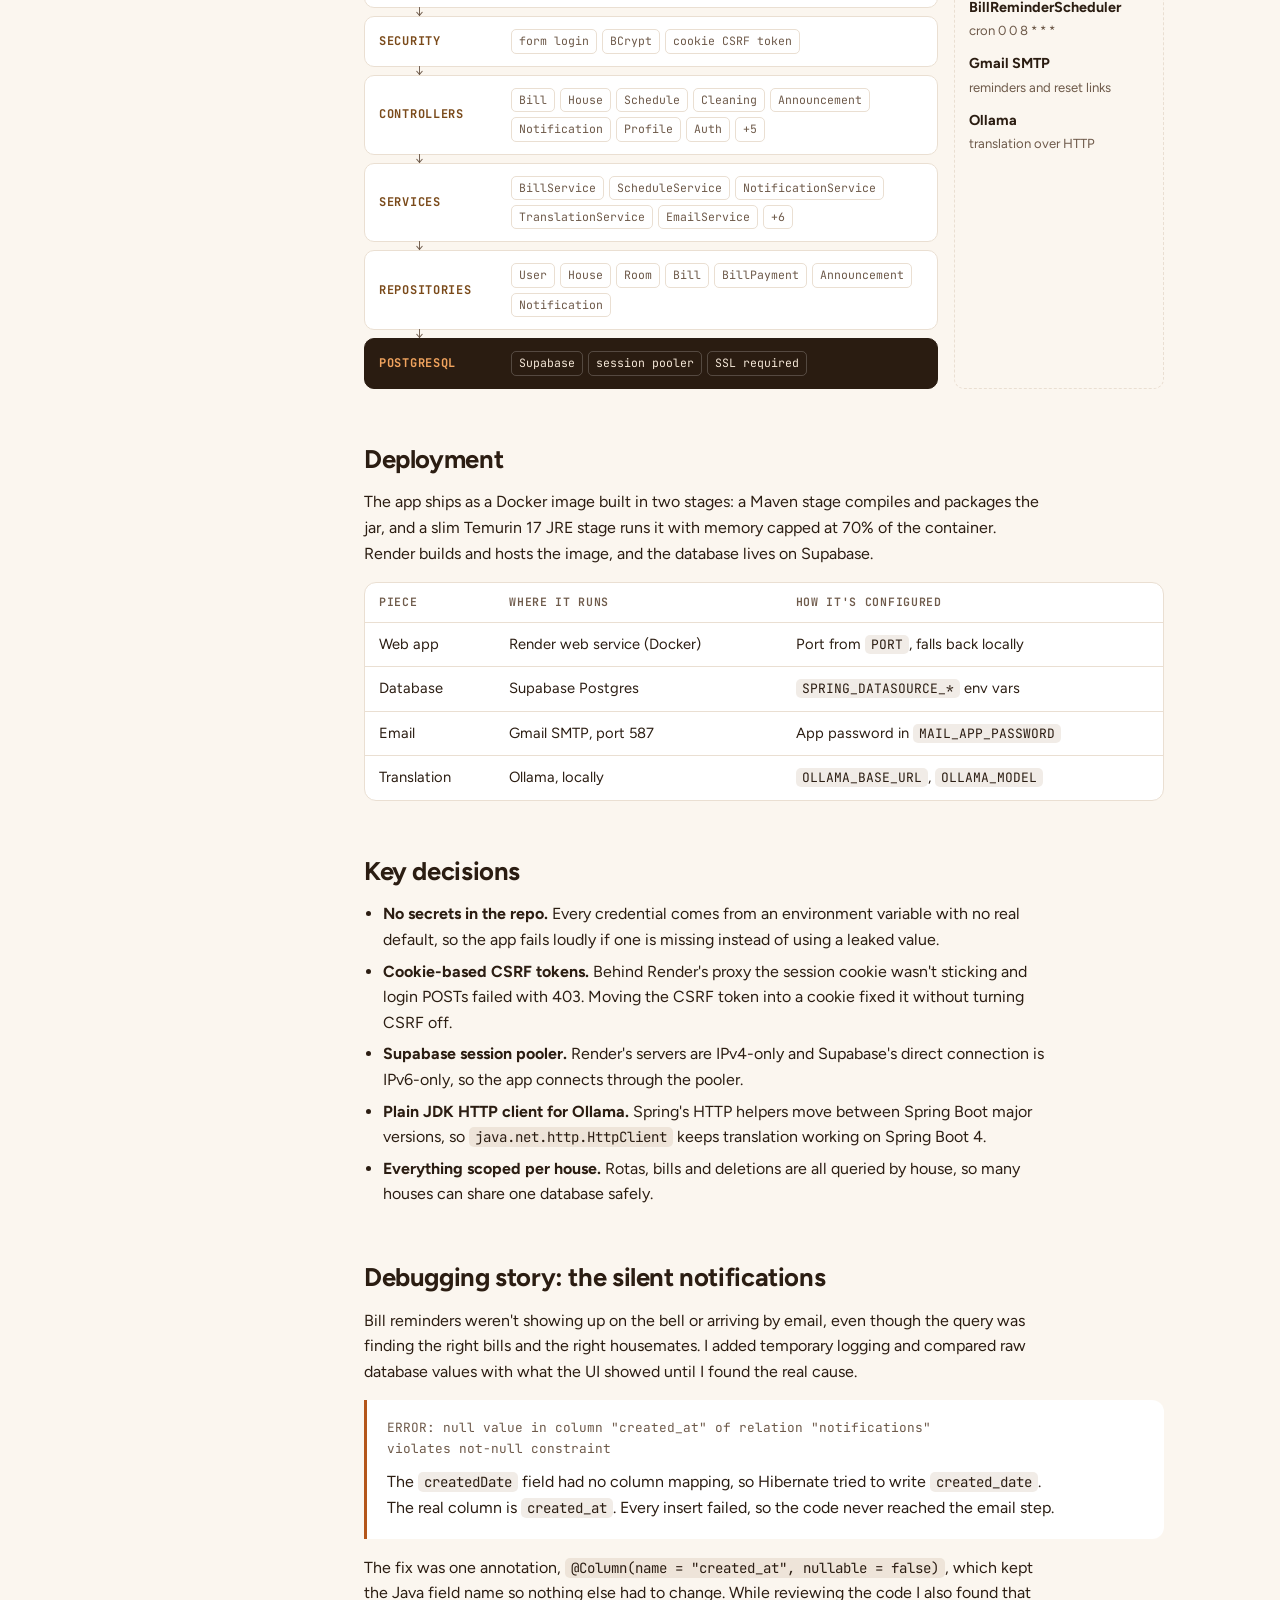
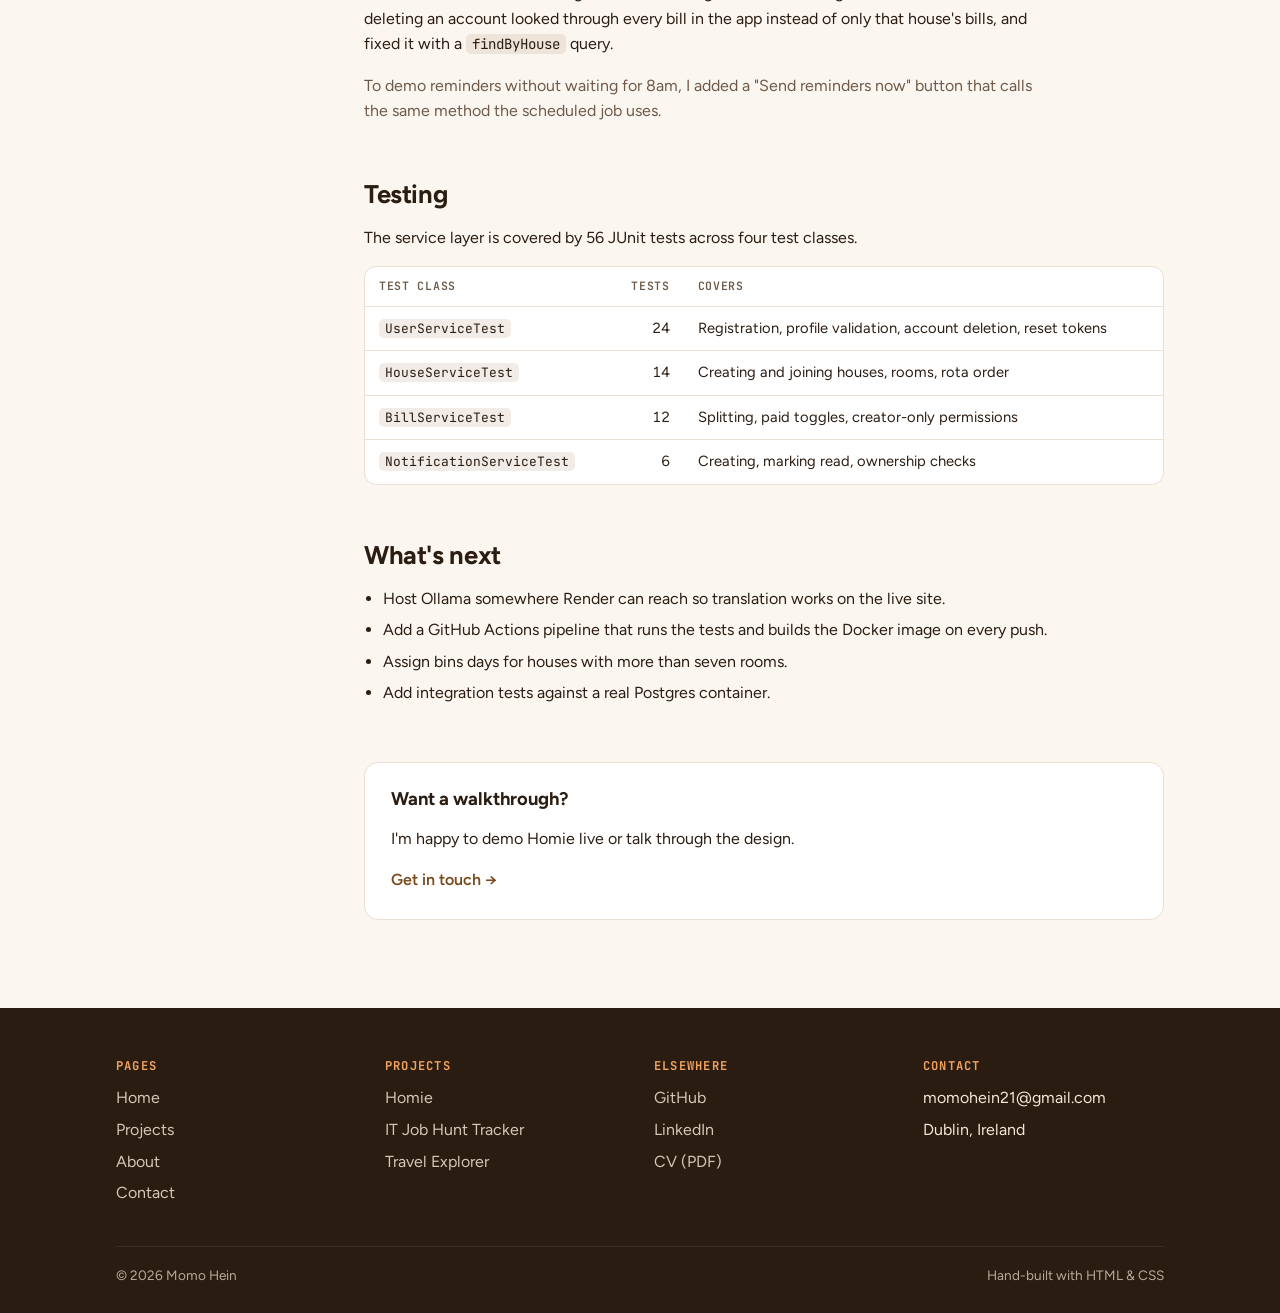
<file: pages/homie.html>
<!DOCTYPE html>
<html lang="en">
<head>
<meta charset="UTF-8">
<meta name="viewport" content="width=device-width, initial-scale=1.0, viewport-fit=cover">
<title>Homie Case Study · Momo Hein</title>
<meta name="description" content="How I designed, built, tested and deployed Homie, a Spring Boot app for shared houses.">
<link rel="preconnect" href="https://fonts.googleapis.com">
<link rel="preconnect" href="https://fonts.gstatic.com" crossorigin>
<link rel="stylesheet" href="https://fonts.googleapis.com/css2?family=Figtree:wght@400;500;600;700&family=JetBrains+Mono:wght@400;600&display=swap">
<link rel="icon" type="image/svg+xml" href="../img/favicon.svg">
<script>
/* set theme before first paint: saved choice, otherwise the device setting */
(function () {
  var t = null;
  try { t = localStorage.getItem('theme'); } catch (e) {}
  if (t !== 'light' && t !== 'dark') t = window.matchMedia('(prefers-color-scheme: dark)').matches ? 'dark' : 'light';
  document.documentElement.setAttribute('data-theme', t);
})();
</script>
<meta name="theme-color" content="#7A4A1A">
<link rel="stylesheet" href="../css/style.css">
</head>
<body>

<nav class="nav" aria-label="Main">
  <div class="wrap">
    <a class="brand" href="../index.html" aria-label="momo.dev home"><svg class="brand-logo" viewBox="460 100 1152 270" role="img" aria-label="momo.dev" xmlns="http://www.w3.org/2000/svg"><path d="M511.484375 330.0H537.32421875V265.400390625C537.32421875 249.9169921875 547.2705078125 241.5087890625 558.9599609375 241.5087890625C570.4443359375 241.5087890625 578.6474609375 249.19921875 578.6474609375 260.9912109375V330.0H603.76953125V263.5546875C603.76953125 250.634765625 611.8701171875 241.5087890625 624.9951171875 241.5087890625C636.0693359375 241.5087890625 645.0927734375 247.8662109375 645.0927734375 262.2216796875V330.0H671.03515625V258.5302734375C671.03515625 233.1005859375 655.244140625 219.5654296875 634.736328125 219.5654296875C618.9453125 219.5654296875 606.025390625 227.5634765625 600.283203125 240.0732421875C595.771484375 227.666015625 583.7744140625 219.5654296875 569.111328125 219.5654296875C555.4736328125 219.5654296875 543.06640625 226.5380859375 536.50390625 240.4833984375V221.71875H511.484375Z" fill="currentColor"/><path d="M740.1998046875 332.4609375C772.089453125 332.4609375 793.62265625 309.5947265625 793.62265625 275.9619140625C793.62265625 242.3291015625 772.089453125 219.2578125 740.1998046875 219.2578125C708.31015625 219.2578125 686.776953125 242.3291015625 686.776953125 275.9619140625C686.776953125 309.5947265625 708.31015625 332.4609375 740.1998046875 332.4609375ZM740.1998046875 310.8251953125C723.4859375 310.8251953125 712.9244140625 297.59765625 712.9244140625 275.9619140625C712.9244140625 254.2236328125 723.5884765625 240.8935546875 740.1998046875 240.8935546875C756.70859375 240.8935546875 767.37265625 254.326171875 767.37265625 275.9619140625C767.37265625 297.4951171875 756.8111328125 310.8251953125 740.1998046875 310.8251953125Z" fill="currentColor"/><path d="M809.364453125 330.0H835.204296875V265.400390625C835.204296875 249.9169921875 845.1505859375 241.5087890625 856.8400390625 241.5087890625C868.3244140625 241.5087890625 876.5275390625 249.19921875 876.5275390625 260.9912109375V330.0H901.649609375V263.5546875C901.649609375 250.634765625 909.7501953125 241.5087890625 922.8751953125 241.5087890625C933.9494140625 241.5087890625 942.9728515625 247.8662109375 942.9728515625 262.2216796875V330.0H968.915234375V258.5302734375C968.915234375 233.1005859375 953.12421875 219.5654296875 932.61640625 219.5654296875C916.825390625 219.5654296875 903.90546875 227.5634765625 898.16328125 240.0732421875C893.6515625 227.666015625 881.6544921875 219.5654296875 866.99140625 219.5654296875C853.3537109375 219.5654296875 840.946484375 226.5380859375 834.383984375 240.4833984375V221.71875H809.364453125Z" fill="currentColor"/><path d="M1038.0798828124998 332.4609375C1069.9695312499998 332.4609375 1091.5027343749998 309.5947265625 1091.5027343749998 275.9619140625C1091.5027343749998 242.3291015625 1069.9695312499998 219.2578125 1038.0798828124998 219.2578125C1006.1902343749999 219.2578125 984.6570312499999 242.3291015625 984.6570312499999 275.9619140625C984.6570312499999 309.5947265625 1006.1902343749999 332.4609375 1038.0798828124998 332.4609375ZM1038.0798828124998 310.8251953125C1021.3660156249999 310.8251953125 1010.8044921874999 297.59765625 1010.8044921874999 275.9619140625C1010.8044921874999 254.2236328125 1021.4685546874999 240.8935546875 1038.0798828124998 240.8935546875C1054.5886718749998 240.8935546875 1065.2527343749998 254.326171875 1065.2527343749998 275.9619140625C1065.2527343749998 297.4951171875 1054.6912109374998 310.8251953125 1038.0798828124998 310.8251953125Z" fill="currentColor"/><path d="M1120.574609375 331.845703125C1129.39296875 331.845703125 1136.4681640625 324.7705078125 1136.4681640625 315.9521484375C1136.4681640625 307.1337890625 1129.39296875 300.05859375 1120.574609375 300.05859375C1111.75625 300.05859375 1104.6810546875 307.1337890625 1104.6810546875 315.9521484375C1104.6810546875 324.7705078125 1111.75625 331.845703125 1120.574609375 331.845703125Z" fill="var(--logo-accent)"/><path d="M1196.609375 332.1533203125C1210.759765625 332.1533203125 1222.654296875 326.0009765625 1229.421875 313.4912109375H1229.626953125V330.0H1255.056640625V177.216796875H1229.216796875V237.099609375H1229.01171875C1222.0390625 225.205078125 1210.4521484375 219.5654296875 1196.404296875 219.5654296875C1168.6162109375 219.5654296875 1149.7490234375 242.431640625 1149.7490234375 275.7568359375C1149.7490234375 309.4921875 1168.30859375 332.1533203125 1196.609375 332.1533203125ZM1202.6591796875 310.517578125C1186.6630859375 310.517578125 1175.896484375 298.212890625 1175.896484375 275.7568359375C1175.896484375 253.4033203125 1186.6630859375 240.99609375 1202.6591796875 240.99609375C1219.578125 240.99609375 1230.65234375 254.736328125 1230.65234375 275.7568359375C1230.65234375 296.8798828125 1219.578125 310.517578125 1202.6591796875 310.517578125Z" fill="var(--logo-accent)"/><path d="M1323.70859375 332.4609375C1349.0357421875 332.4609375 1369.1333984375 317.7978515625 1373.2349609375 296.572265625H1349.0357421875C1346.062109375 305.80078125 1337.3462890625 312.0556640625 1324.323828125 312.0556640625C1306.8921875 312.0556640625 1296.843359375 300.263671875 1296.228125 282.626953125H1374.56796875V275.5517578125C1374.56796875 242.3291015625 1353.855078125 219.2578125 1322.683203125 219.2578125C1292.331640625 219.2578125 1270.9009765625 243.046875 1270.9009765625 275.9619140625C1270.9009765625 308.7744140625 1291.2037109375 332.4609375 1323.70859375 332.4609375ZM1296.433203125 264.78515625C1298.1763671875 249.3017578125 1308.12265625 239.765625 1323.093359375 239.765625C1338.0640625 239.765625 1348.112890625 249.3017578125 1349.753515625 264.78515625Z" fill="var(--logo-accent)"/><g transform="translate(1341.18,122.55) scale(0.4965)" fill="none" stroke-linejoin="round" stroke-linecap="round"><path d="M112,92 C150,105 180,125 205,138 C260,130 310,130 355,128 C385,100 410,75 432,58 C440,110 442,170 440,225 C436,280 402,328 355,380 C330,408 310,424 294,424 C276,424 254,406 230,382 C182,332 140,285 132,225 C126,170 114,130 112,92 Z" stroke="currentColor" stroke-width="44"/><path transform="translate(294,285) scale(1.5) translate(-298,-342)" d="M298,336 C290,300 240,294 238,326 C237,342 252,358 298,404 C344,358 359,342 358,326 C356,294 306,300 298,336 Z" fill="var(--logo-accent)" stroke="var(--logo-accent)" stroke-width="6"/></g></svg></a>
    <ul>
      <li><a href="../index.html">Home</a></li>
      <li><a href="projects.html" aria-current="page">Projects</a></li>
      <li><a href="about.html">About</a></li>
      <li><a href="contact.html">Contact</a></li>
    </ul>
    <button class="theme-toggle" type="button" aria-label="Switch to dark mode" title="Switch theme">
      <svg class="i-moon" viewBox="0 0 24 24" aria-hidden="true"><path d="M20.5 14.5A8.5 8.5 0 0 1 9.5 3.5a8.5 8.5 0 1 0 11 11Z"/></svg>
      <svg class="i-sun" viewBox="0 0 24 24" aria-hidden="true"><circle cx="12" cy="12" r="4.2"/><path d="M12 2.5v2.2M12 19.3v2.2M2.5 12h2.2M19.3 12h2.2M5.3 5.3l1.6 1.6M17.1 17.1l1.6 1.6M5.3 18.7l1.6-1.6M17.1 6.9l1.6-1.6"/></svg>
    </button>
  </div>
</nav>

<header class="page-head">
  <div class="wrap">
    <p class="crumbs"><a href="projects.html">Projects</a> / Homie</p>
    <h1>Homie: a shared-house manager</h1>
    <p class="lede">A Spring Boot web app that lets housemates split bills, rotate chores and keep each other informed. I designed it, built it, tested it and deployed it to the cloud, and it's in daily use by a real 9-person house. Built solo as my final project at National College of Ireland.</p>
    <div class="tags" style="margin-top:18px"><span class="tag">Java 17</span><span class="tag">Spring Boot 4</span><span class="tag">Spring Security</span><span class="tag">JPA / Hibernate</span><span class="tag">Thymeleaf</span><span class="tag">PostgreSQL</span><span class="tag">Docker</span><span class="tag">Render</span><span class="tag">Ollama</span></div>
    <div class="actions">
      <a class="btn primary" href="https://homie-lfhu.onrender.com" target="_blank" rel="noopener">Live demo</a>
      <a class="btn ghost" href="https://github.com/momohein/Homie" target="_blank" rel="noopener">Source on GitHub</a>
    </div>
  </div>
</header>

<div class="wrap">
  <div class="stats" aria-label="Homie in numbers">
    <div><b>13</b><span>controllers</span></div>
    <div><b>11</b><span>services</span></div>
    <div><b>16</b><span>Thymeleaf pages</span></div>
    <div><b>56</b><span>unit tests</span></div>
  </div>

  <div class="case">
    <nav class="toc" aria-label="On this page">
      <b>On this page</b>
      <a href="#problem">The problem</a>
      <a href="#features">Features</a>
      <a href="#architecture">Architecture</a>
      <a href="#deployment">Deployment</a>
      <a href="#decisions">Key decisions</a>
      <a href="#bug">Debugging story</a>
      <a href="#testing">Testing</a>
      <a href="#next">What's next</a>
    </nav>

    <article class="prose">
      <section id="problem">
        <h2>The problem</h2>
        <p>Shared houses run on group chats and memory. Who paid the electricity? Whose week is it to clean? Which room has bins on Thursday? Housemates often come from different countries, so notices in one language get missed.</p>
        <p>Homie puts all of that in one place. Each house has its own members, rooms, bills and rota, so any number of houses can use the same app independently.</p>
      </section>

      <section id="features">
        <h2>Features</h2>
        <div class="features">
          <div><h3>Bill splitting</h3><p>Bills split equally between current housemates. Each share is tracked and ticked off one by one, and only the person who added the bill can mark shares paid.</p></div>
          <div><h3>Cleaning and bins rota</h3><p>Cleaning rotates weekly through members in their chosen order. Each room gets a fixed bins weekday. Both cycles start from the house's creation date.</p></div>
          <div><h3>Reminders</h3><p>A scheduled job runs at 8am every day and notifies housemates about bills due, through an in-app bell and by email.</p></div>
          <div><h3>Translation</h3><p>Announcements and bill descriptions can be translated on demand by a locally run Ollama model (llama3.2), with no paid API.</p></div>
          <div><h3>Accounts and houses</h3><p>Sign up and create a house, or join one with an invite code. Profile pictures, account deletion and a forgot-password flow with expiring reset links.</p></div>
          <div><h3>House admin</h3><p>Rename the house, add and rename rooms, and reorder the cleaning rota.</p></div>
        </div>
      </section>

      <section id="architecture">
        <h2>Architecture</h2>
        <p>Homie is a layered MVC monolith. Controllers handle HTTP and pick a Thymeleaf view, services hold the business rules, and Spring Data repositories talk to PostgreSQL. DTOs carry form data so entities never bind directly to requests.</p>
        <div class="arch" role="img" aria-label="Layered architecture: browser to Spring Security, controllers, services, repositories, then PostgreSQL. External services: Gmail SMTP, Ollama, scheduler.">
          <div class="layers">
            <div class="layer"><h4>Browser</h4><div class="chips"><span class="chip">16 Thymeleaf templates</span><span class="chip">/api/translate (JSON)</span></div></div>
            <div class="layer"><h4>Security</h4><div class="chips"><span class="chip">form login</span><span class="chip">BCrypt</span><span class="chip">cookie CSRF token</span></div></div>
            <div class="layer"><h4>Controllers</h4><div class="chips"><span class="chip">Bill</span><span class="chip">House</span><span class="chip">Schedule</span><span class="chip">Cleaning</span><span class="chip">Announcement</span><span class="chip">Notification</span><span class="chip">Profile</span><span class="chip">Auth</span><span class="chip">+5</span></div></div>
            <div class="layer"><h4>Services</h4><div class="chips"><span class="chip">BillService</span><span class="chip">ScheduleService</span><span class="chip">NotificationService</span><span class="chip">TranslationService</span><span class="chip">EmailService</span><span class="chip">+6</span></div></div>
            <div class="layer"><h4>Repositories</h4><div class="chips"><span class="chip">User</span><span class="chip">House</span><span class="chip">Room</span><span class="chip">Bill</span><span class="chip">BillPayment</span><span class="chip">Announcement</span><span class="chip">Notification</span></div></div>
            <div class="layer db"><h4>PostgreSQL</h4><div class="chips"><span class="chip">Supabase</span><span class="chip">session pooler</span><span class="chip">SSL required</span></div></div>
          </div>
          <div class="ext">
            <h4>Outside the app</h4>
            <div><b>BillReminderScheduler</b><span>cron 0 0 8 * * *</span></div>
            <div><b>Gmail SMTP</b><span>reminders and reset links</span></div>
            <div><b>Ollama</b><span>translation over HTTP</span></div>
          </div>
        </div>
      </section>

      <section id="deployment">
        <h2>Deployment</h2>
        <p>The app ships as a Docker image built in two stages: a Maven stage compiles and packages the jar, and a slim Temurin 17 JRE stage runs it with memory capped at 70% of the container. Render builds and hosts the image, and the database lives on Supabase.</p>
        <div class="table-wrap">
          <table>
            <thead><tr><th>Piece</th><th>Where it runs</th><th>How it's configured</th></tr></thead>
            <tbody>
              <tr><td>Web app</td><td>Render web service (Docker)</td><td>Port from <code>PORT</code>, falls back locally</td></tr>
              <tr><td>Database</td><td>Supabase Postgres</td><td><code>SPRING_DATASOURCE_*</code> env vars</td></tr>
              <tr><td>Email</td><td>Gmail SMTP, port 587</td><td>App password in <code>MAIL_APP_PASSWORD</code></td></tr>
              <tr><td>Translation</td><td>Ollama, locally</td><td><code>OLLAMA_BASE_URL</code>, <code>OLLAMA_MODEL</code></td></tr>
            </tbody>
          </table>
        </div>
      </section>

      <section id="decisions">
        <h2>Key decisions</h2>
        <ul>
          <li><b>No secrets in the repo.</b> Every credential comes from an environment variable with no real default, so the app fails loudly if one is missing instead of using a leaked value.</li>
          <li><b>Cookie-based CSRF tokens.</b> Behind Render's proxy the session cookie wasn't sticking and login POSTs failed with 403. Moving the CSRF token into a cookie fixed it without turning CSRF off.</li>
          <li><b>Supabase session pooler.</b> Render's servers are IPv4-only and Supabase's direct connection is IPv6-only, so the app connects through the pooler.</li>
          <li><b>Plain JDK HTTP client for Ollama.</b> Spring's HTTP helpers move between Spring Boot major versions, so <code>java.net.http.HttpClient</code> keeps translation working on Spring Boot 4.</li>
          <li><b>Everything scoped per house.</b> Rotas, bills and deletions are all queried by house, so many houses can share one database safely.</li>
        </ul>
      </section>

      <section id="bug">
        <h2>Debugging story: the silent notifications</h2>
        <p>Bill reminders weren't showing up on the bell or arriving by email, even though the query was finding the right bills and the right housemates. I added temporary logging and compared raw database values with what the UI showed until I found the real cause.</p>
        <div class="callout">
          <pre>ERROR: null value in column "created_at" of relation "notifications"
violates not-null constraint</pre>
          <p>The <code>createdDate</code> field had no column mapping, so Hibernate tried to write <code>created_date</code>. The real column is <code>created_at</code>. Every insert failed, so the code never reached the email step.</p>
        </div>
        <p>The fix was one annotation, <code>@Column(name = "created_at", nullable = false)</code>, which kept the Java field name so nothing else had to change. While reviewing the code I also found that deleting an account looked through every bill in the app instead of only that house's bills, and fixed it with a <code>findByHouse</code> query.</p>
        <p class="muted">To demo reminders without waiting for 8am, I added a "Send reminders now" button that calls the same method the scheduled job uses.</p>
      </section>

      <section id="testing">
        <h2>Testing</h2>
        <p>The service layer is covered by 56 JUnit tests across four test classes.</p>
        <div class="table-wrap">
          <table>
            <thead><tr><th>Test class</th><th style="text-align:right">Tests</th><th>Covers</th></tr></thead>
            <tbody>
              <tr><td><code>UserServiceTest</code></td><td class="num">24</td><td>Registration, profile validation, account deletion, reset tokens</td></tr>
              <tr><td><code>HouseServiceTest</code></td><td class="num">14</td><td>Creating and joining houses, rooms, rota order</td></tr>
              <tr><td><code>BillServiceTest</code></td><td class="num">12</td><td>Splitting, paid toggles, creator-only permissions</td></tr>
              <tr><td><code>NotificationServiceTest</code></td><td class="num">6</td><td>Creating, marking read, ownership checks</td></tr>
            </tbody>
          </table>
        </div>
      </section>

      <section id="next">
        <h2>What's next</h2>
        <ul>
          <li>Host Ollama somewhere Render can reach so translation works on the live site.</li>
          <li>Add a GitHub Actions pipeline that runs the tests and builds the Docker image on every push.</li>
          <li>Assign bins days for houses with more than seven rooms.</li>
          <li>Add integration tests against a real Postgres container.</li>
        </ul>
      </section>

      <section id="contact-cta" class="card">
        <h3>Want a walkthrough?</h3>
        <p>I'm happy to demo Homie live or talk through the design.</p>
        <a class="more" href="contact.html">Get in touch →</a>
      </section>
    </article>
  </div>
</div>

<footer>
  <div class="wrap">
    <div class="fcols">
      <div><h4>Pages</h4><ul><li><a href="../index.html">Home</a></li><li><a href="projects.html">Projects</a></li><li><a href="about.html">About</a></li><li><a href="contact.html">Contact</a></li></ul></div>
      <div><h4>Projects</h4><ul><li><a href="homie.html">Homie</a></li><li><a href="projects.html">IT Job Hunt Tracker</a></li><li><a href="https://momohein.github.io/Week9-Github-Demo/" target="_blank" rel="noopener">Travel Explorer</a></li></ul></div>
      <div><h4>Elsewhere</h4><ul><li><a href="https://github.com/momohein" target="_blank" rel="noopener">GitHub</a></li><li><a href="https://www.linkedin.com/in/nang-mo-mo-hein-64a427143/" target="_blank" rel="noopener">LinkedIn</a></li><li><a href="../cv/Nang-Mo-Mo-Hein-CV.pdf" target="_blank" rel="noopener">CV (PDF)</a></li></ul></div>
      <div><h4>Contact</h4><ul><li>momohein21@gmail.com</li><li>Dublin, Ireland</li></ul></div>
    </div>
    <div class="legal"><span>© 2026 Momo Hein</span><span>Hand-built with HTML &amp; CSS</span></div>
  </div>
</footer>

<script src="../js/main.js"></script>
</body>
</html>
</file>
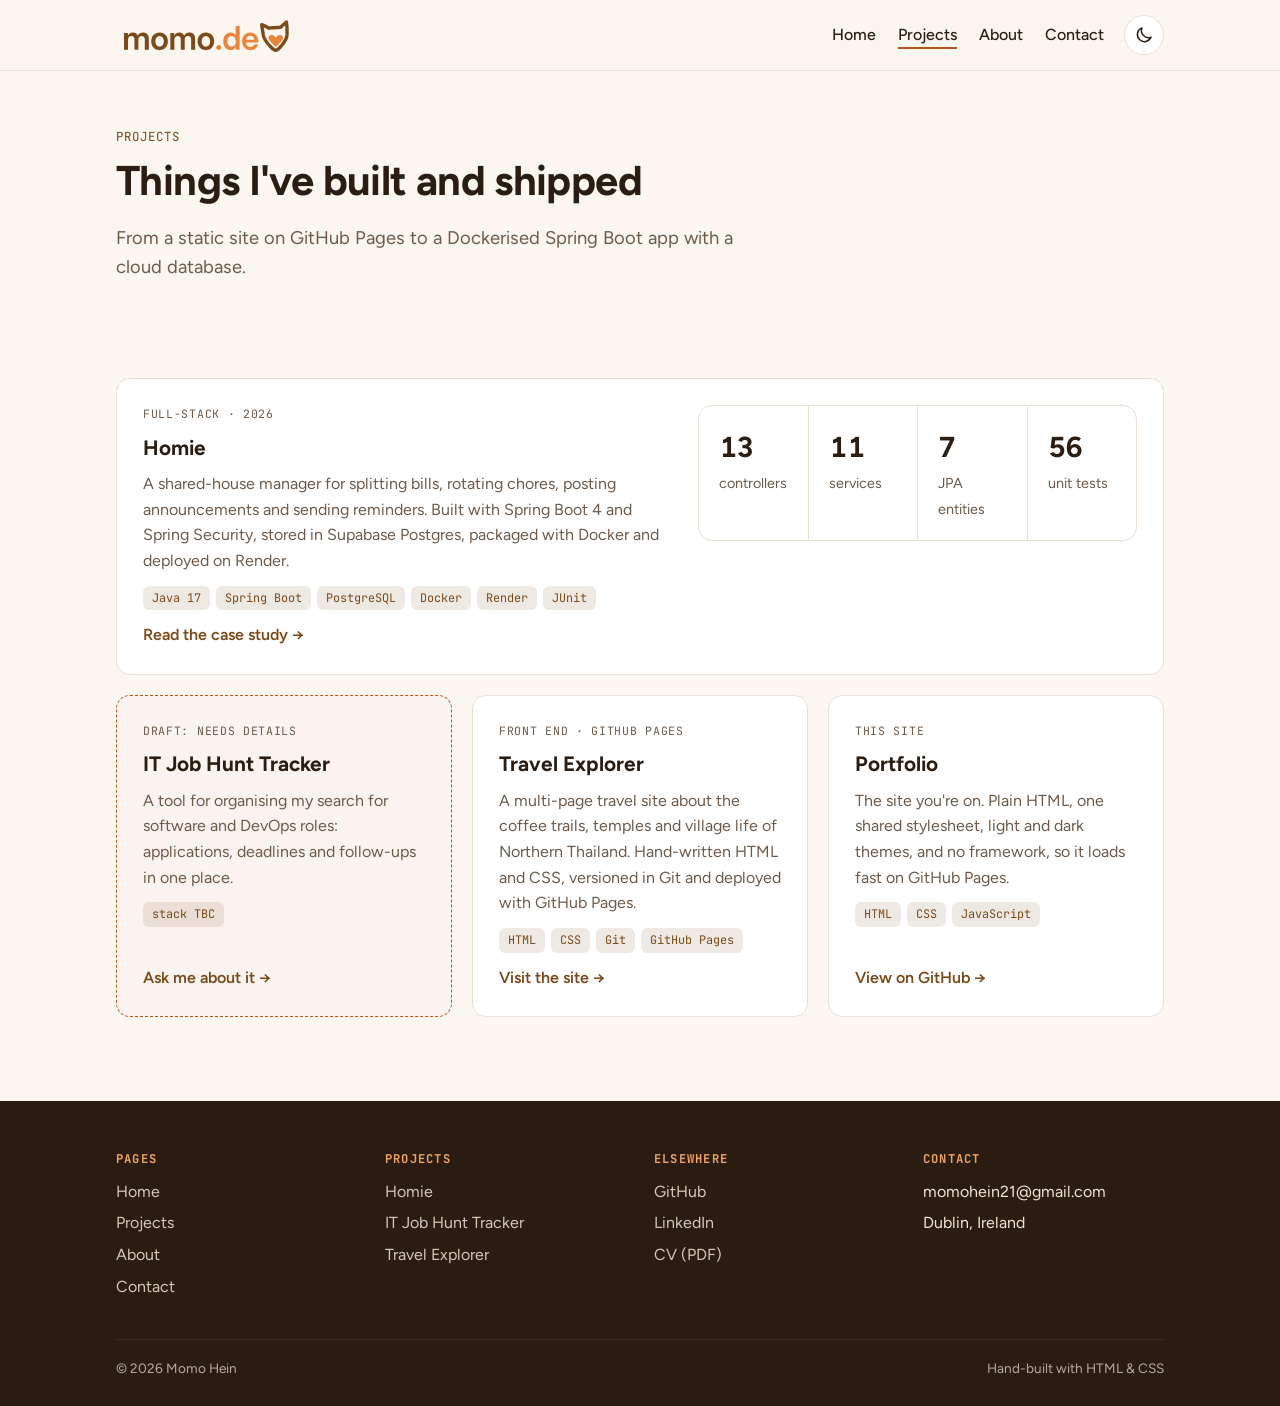
<file: pages/projects.html>
<!DOCTYPE html>
<html lang="en">
<head>
<meta charset="UTF-8">
<meta name="viewport" content="width=device-width, initial-scale=1.0, viewport-fit=cover">
<title>Projects · Momo Hein</title>
<meta name="description" content="Projects by Momo Hein: Homie, IT Job Hunt Tracker and Travel Explorer.">
<link rel="preconnect" href="https://fonts.googleapis.com">
<link rel="preconnect" href="https://fonts.gstatic.com" crossorigin>
<link rel="stylesheet" href="https://fonts.googleapis.com/css2?family=Figtree:wght@400;500;600;700&family=JetBrains+Mono:wght@400;600&display=swap">
<link rel="icon" type="image/svg+xml" href="../img/favicon.svg">
<script>
/* set theme before first paint: saved choice, otherwise the device setting */
(function () {
  var t = null;
  try { t = localStorage.getItem('theme'); } catch (e) {}
  if (t !== 'light' && t !== 'dark') t = window.matchMedia('(prefers-color-scheme: dark)').matches ? 'dark' : 'light';
  document.documentElement.setAttribute('data-theme', t);
})();
</script>
<meta name="theme-color" content="#7A4A1A">
<link rel="stylesheet" href="../css/style.css">
</head>
<body>

<nav class="nav" aria-label="Main">
  <div class="wrap">
    <a class="brand" href="../index.html" aria-label="momo.dev home"><svg class="brand-logo" viewBox="460 100 1152 270" role="img" aria-label="momo.dev" xmlns="http://www.w3.org/2000/svg"><path d="M511.484375 330.0H537.32421875V265.400390625C537.32421875 249.9169921875 547.2705078125 241.5087890625 558.9599609375 241.5087890625C570.4443359375 241.5087890625 578.6474609375 249.19921875 578.6474609375 260.9912109375V330.0H603.76953125V263.5546875C603.76953125 250.634765625 611.8701171875 241.5087890625 624.9951171875 241.5087890625C636.0693359375 241.5087890625 645.0927734375 247.8662109375 645.0927734375 262.2216796875V330.0H671.03515625V258.5302734375C671.03515625 233.1005859375 655.244140625 219.5654296875 634.736328125 219.5654296875C618.9453125 219.5654296875 606.025390625 227.5634765625 600.283203125 240.0732421875C595.771484375 227.666015625 583.7744140625 219.5654296875 569.111328125 219.5654296875C555.4736328125 219.5654296875 543.06640625 226.5380859375 536.50390625 240.4833984375V221.71875H511.484375Z" fill="currentColor"/><path d="M740.1998046875 332.4609375C772.089453125 332.4609375 793.62265625 309.5947265625 793.62265625 275.9619140625C793.62265625 242.3291015625 772.089453125 219.2578125 740.1998046875 219.2578125C708.31015625 219.2578125 686.776953125 242.3291015625 686.776953125 275.9619140625C686.776953125 309.5947265625 708.31015625 332.4609375 740.1998046875 332.4609375ZM740.1998046875 310.8251953125C723.4859375 310.8251953125 712.9244140625 297.59765625 712.9244140625 275.9619140625C712.9244140625 254.2236328125 723.5884765625 240.8935546875 740.1998046875 240.8935546875C756.70859375 240.8935546875 767.37265625 254.326171875 767.37265625 275.9619140625C767.37265625 297.4951171875 756.8111328125 310.8251953125 740.1998046875 310.8251953125Z" fill="currentColor"/><path d="M809.364453125 330.0H835.204296875V265.400390625C835.204296875 249.9169921875 845.1505859375 241.5087890625 856.8400390625 241.5087890625C868.3244140625 241.5087890625 876.5275390625 249.19921875 876.5275390625 260.9912109375V330.0H901.649609375V263.5546875C901.649609375 250.634765625 909.7501953125 241.5087890625 922.8751953125 241.5087890625C933.9494140625 241.5087890625 942.9728515625 247.8662109375 942.9728515625 262.2216796875V330.0H968.915234375V258.5302734375C968.915234375 233.1005859375 953.12421875 219.5654296875 932.61640625 219.5654296875C916.825390625 219.5654296875 903.90546875 227.5634765625 898.16328125 240.0732421875C893.6515625 227.666015625 881.6544921875 219.5654296875 866.99140625 219.5654296875C853.3537109375 219.5654296875 840.946484375 226.5380859375 834.383984375 240.4833984375V221.71875H809.364453125Z" fill="currentColor"/><path d="M1038.0798828124998 332.4609375C1069.9695312499998 332.4609375 1091.5027343749998 309.5947265625 1091.5027343749998 275.9619140625C1091.5027343749998 242.3291015625 1069.9695312499998 219.2578125 1038.0798828124998 219.2578125C1006.1902343749999 219.2578125 984.6570312499999 242.3291015625 984.6570312499999 275.9619140625C984.6570312499999 309.5947265625 1006.1902343749999 332.4609375 1038.0798828124998 332.4609375ZM1038.0798828124998 310.8251953125C1021.3660156249999 310.8251953125 1010.8044921874999 297.59765625 1010.8044921874999 275.9619140625C1010.8044921874999 254.2236328125 1021.4685546874999 240.8935546875 1038.0798828124998 240.8935546875C1054.5886718749998 240.8935546875 1065.2527343749998 254.326171875 1065.2527343749998 275.9619140625C1065.2527343749998 297.4951171875 1054.6912109374998 310.8251953125 1038.0798828124998 310.8251953125Z" fill="currentColor"/><path d="M1120.574609375 331.845703125C1129.39296875 331.845703125 1136.4681640625 324.7705078125 1136.4681640625 315.9521484375C1136.4681640625 307.1337890625 1129.39296875 300.05859375 1120.574609375 300.05859375C1111.75625 300.05859375 1104.6810546875 307.1337890625 1104.6810546875 315.9521484375C1104.6810546875 324.7705078125 1111.75625 331.845703125 1120.574609375 331.845703125Z" fill="var(--logo-accent)"/><path d="M1196.609375 332.1533203125C1210.759765625 332.1533203125 1222.654296875 326.0009765625 1229.421875 313.4912109375H1229.626953125V330.0H1255.056640625V177.216796875H1229.216796875V237.099609375H1229.01171875C1222.0390625 225.205078125 1210.4521484375 219.5654296875 1196.404296875 219.5654296875C1168.6162109375 219.5654296875 1149.7490234375 242.431640625 1149.7490234375 275.7568359375C1149.7490234375 309.4921875 1168.30859375 332.1533203125 1196.609375 332.1533203125ZM1202.6591796875 310.517578125C1186.6630859375 310.517578125 1175.896484375 298.212890625 1175.896484375 275.7568359375C1175.896484375 253.4033203125 1186.6630859375 240.99609375 1202.6591796875 240.99609375C1219.578125 240.99609375 1230.65234375 254.736328125 1230.65234375 275.7568359375C1230.65234375 296.8798828125 1219.578125 310.517578125 1202.6591796875 310.517578125Z" fill="var(--logo-accent)"/><path d="M1323.70859375 332.4609375C1349.0357421875 332.4609375 1369.1333984375 317.7978515625 1373.2349609375 296.572265625H1349.0357421875C1346.062109375 305.80078125 1337.3462890625 312.0556640625 1324.323828125 312.0556640625C1306.8921875 312.0556640625 1296.843359375 300.263671875 1296.228125 282.626953125H1374.56796875V275.5517578125C1374.56796875 242.3291015625 1353.855078125 219.2578125 1322.683203125 219.2578125C1292.331640625 219.2578125 1270.9009765625 243.046875 1270.9009765625 275.9619140625C1270.9009765625 308.7744140625 1291.2037109375 332.4609375 1323.70859375 332.4609375ZM1296.433203125 264.78515625C1298.1763671875 249.3017578125 1308.12265625 239.765625 1323.093359375 239.765625C1338.0640625 239.765625 1348.112890625 249.3017578125 1349.753515625 264.78515625Z" fill="var(--logo-accent)"/><g transform="translate(1341.18,122.55) scale(0.4965)" fill="none" stroke-linejoin="round" stroke-linecap="round"><path d="M112,92 C150,105 180,125 205,138 C260,130 310,130 355,128 C385,100 410,75 432,58 C440,110 442,170 440,225 C436,280 402,328 355,380 C330,408 310,424 294,424 C276,424 254,406 230,382 C182,332 140,285 132,225 C126,170 114,130 112,92 Z" stroke="currentColor" stroke-width="44"/><path transform="translate(294,285) scale(1.5) translate(-298,-342)" d="M298,336 C290,300 240,294 238,326 C237,342 252,358 298,404 C344,358 359,342 358,326 C356,294 306,300 298,336 Z" fill="var(--logo-accent)" stroke="var(--logo-accent)" stroke-width="6"/></g></svg></a>
    <ul>
      <li><a href="../index.html">Home</a></li>
      <li><a href="projects.html" aria-current="page">Projects</a></li>
      <li><a href="about.html">About</a></li>
      <li><a href="contact.html">Contact</a></li>
    </ul>
    <button class="theme-toggle" type="button" aria-label="Switch to dark mode" title="Switch theme">
      <svg class="i-moon" viewBox="0 0 24 24" aria-hidden="true"><path d="M20.5 14.5A8.5 8.5 0 0 1 9.5 3.5a8.5 8.5 0 1 0 11 11Z"/></svg>
      <svg class="i-sun" viewBox="0 0 24 24" aria-hidden="true"><circle cx="12" cy="12" r="4.2"/><path d="M12 2.5v2.2M12 19.3v2.2M2.5 12h2.2M19.3 12h2.2M5.3 5.3l1.6 1.6M17.1 17.1l1.6 1.6M5.3 18.7l1.6-1.6M17.1 6.9l1.6-1.6"/></svg>
    </button>
  </div>
</nav>

<header class="page-head">
  <div class="wrap">
    <p class="eyebrow">Projects</p>
    <h1>Things I've built and shipped</h1>
    <p class="lede">From a static site on GitHub Pages to a Dockerised Spring Boot app with a cloud database.</p>
  </div>
</header>

<main>
  <section class="block">
    <div class="wrap">
      <div class="grid">
        <article class="card feature">
          <div class="body">
            <p class="status">Full-stack · 2026</p>
            <h3>Homie</h3>
            <p>A shared-house manager for splitting bills, rotating chores, posting announcements and sending reminders. Built with Spring Boot 4 and Spring Security, stored in Supabase Postgres, packaged with Docker and deployed on Render.</p>
            <div class="tags"><span class="tag">Java 17</span><span class="tag">Spring Boot</span><span class="tag">PostgreSQL</span><span class="tag">Docker</span><span class="tag">Render</span><span class="tag">JUnit</span></div>
            <a class="more" href="homie.html">Read the case study →</a>
          </div>
          <div class="stats" aria-label="Homie in numbers">
            <div><b>13</b><span>controllers</span></div>
            <div><b>11</b><span>services</span></div>
            <div><b>7</b><span>JPA entities</span></div>
            <div><b>56</b><span>unit tests</span></div>
          </div>
        </article>

        <article class="card todo">
          <p class="status">Draft: needs details</p>
          <h3>IT Job Hunt Tracker</h3>
          <p>A tool for organising my search for software and DevOps roles: applications, deadlines and follow-ups in one place.</p>
          <div class="tags"><span class="tag">stack TBC</span></div>
          <a class="more" href="contact.html">Ask me about it →</a>
        </article>

        <article class="card">
          <p class="status">Front end · GitHub Pages</p>
          <h3>Travel Explorer</h3>
          <p>A multi-page travel site about the coffee trails, temples and village life of Northern Thailand. Hand-written HTML and CSS, versioned in Git and deployed with GitHub Pages.</p>
          <div class="tags"><span class="tag">HTML</span><span class="tag">CSS</span><span class="tag">Git</span><span class="tag">GitHub Pages</span></div>
          <a class="more" href="https://momohein.github.io/Week9-Github-Demo/" target="_blank" rel="noopener">Visit the site →</a>
        </article>

        <article class="card">
          <p class="status">This site</p>
          <h3>Portfolio</h3>
          <p>The site you're on. Plain HTML, one shared stylesheet, light and dark themes, and no framework, so it loads fast on GitHub Pages.</p>
          <div class="tags"><span class="tag">HTML</span><span class="tag">CSS</span><span class="tag">JavaScript</span></div>
          <a class="more" href="https://github.com/momohein" target="_blank" rel="noopener">View on GitHub →</a>
        </article>
      </div>
    </div>
  </section>
</main>

<footer>
  <div class="wrap">
    <div class="fcols">
      <div><h4>Pages</h4><ul><li><a href="../index.html">Home</a></li><li><a href="projects.html">Projects</a></li><li><a href="about.html">About</a></li><li><a href="contact.html">Contact</a></li></ul></div>
      <div><h4>Projects</h4><ul><li><a href="homie.html">Homie</a></li><li><a href="projects.html">IT Job Hunt Tracker</a></li><li><a href="https://momohein.github.io/Week9-Github-Demo/" target="_blank" rel="noopener">Travel Explorer</a></li></ul></div>
      <div><h4>Elsewhere</h4><ul><li><a href="https://github.com/momohein" target="_blank" rel="noopener">GitHub</a></li><li><a href="https://www.linkedin.com/in/nang-mo-mo-hein-64a427143/" target="_blank" rel="noopener">LinkedIn</a></li><li><a href="../cv/Nang-Mo-Mo-Hein-CV.pdf" target="_blank" rel="noopener">CV (PDF)</a></li></ul></div>
      <div><h4>Contact</h4><ul><li>momohein21@gmail.com</li><li>Dublin, Ireland</li></ul></div>
    </div>
    <div class="legal"><span>© 2026 Momo Hein</span><span>Hand-built with HTML &amp; CSS</span></div>
  </div>
</footer>

<script src="../js/main.js"></script>
</body>
</html>
</file>
<file: css/style.css>
/* Momo Hein portfolio — shared stylesheet
   Layout: Travel Explorer skeleton (nav → hero → card sections → 4-col footer), spread over pages/ */
:root {
  --bg: #fbf6ef;
  --surface: #ffffff;
  --ink: #2b1d12;
  --muted: #6e5a4a;
  --line: #eadfd2;
  --accent: #7a4a1a;
  --accent-ink: #ffffff;
  --sun: #b4561a;
  --logo-ink: #7a4a1a;
  --logo-accent: #e8853a;
  --term-bg: #2a1c11;
  --term-panel: var(--term-bg);
  --term-fg: #f3e6d6;
  --term-key: #f0a35e;
  --term-prompt: #f7c99a;
  --font-display: "Figtree", system-ui, -apple-system, "Segoe UI", sans-serif;
  --font-body: "Figtree", system-ui, -apple-system, sans-serif;
  --font-mono: "JetBrains Mono", ui-monospace, "SFMono-Regular", Menlo, monospace;
  --gutter-l: max(16px, env(safe-area-inset-left, 0px));
  --gutter-r: max(16px, env(safe-area-inset-right, 0px));
}
@media (prefers-color-scheme: dark) {
  :root:not([data-theme="light"]) {
    --bg: #17110c; --surface: #221912; --ink: #f3e9dd; --muted: #bba897; --line: #3a2c20;
    --accent: #efa86a; --accent-ink: #1a120b; --sun: #f3b57e; --logo-ink: var(--term-prompt); --logo-accent: #e8853a;
    --term-bg: #0f0a06; --term-fg: #f3e6d6; --term-panel: color-mix(in srgb, var(--sun) 7%, var(--surface));
    color-scheme: dark;
  }
}
:root[data-theme="dark"] {
  --bg: #17110c; --surface: #221912; --ink: #f3e9dd; --muted: #bba897; --line: #3a2c20;
  --accent: #efa86a; --accent-ink: #1a120b; --sun: #f3b57e; --logo-ink: var(--term-prompt); --logo-accent: #e8853a;
  --term-bg: #0f0a06; --term-fg: #f3e6d6; --term-panel: color-mix(in srgb, var(--sun) 7%, var(--surface));
  color-scheme: dark;
}

* { box-sizing: border-box; }
html { scroll-behavior: smooth; }
body { margin: 0; background: var(--bg); color: var(--ink); font-family: var(--font-body); font-size: 1rem; line-height: 1.6; }
h1, h2, h3, h4 { font-family: var(--font-display); line-height: 1.12; text-wrap: balance; margin: 0; }
p { margin: 0; }
a { color: var(--accent); }
a:focus-visible, button:focus-visible { outline: 2px solid var(--sun); outline-offset: 3px; border-radius: 4px; }
code { font-family: var(--font-mono); font-size: .88em; background: color-mix(in srgb, var(--accent) 10%, transparent); padding: 1px 6px; border-radius: 5px; overflow-wrap: anywhere; }

.wrap { max-width: 1080px; margin: 0 auto; padding-left: var(--gutter-l); padding-right: var(--gutter-r); }
.narrow { max-width: 760px; }

/* ---------- Nav ---------- */
.nav { position: sticky; top: env(safe-area-inset-top, 0px); z-index: 10; background: color-mix(in srgb, var(--bg) 90%, transparent); backdrop-filter: blur(8px); border-bottom: 1px solid var(--line); }
.nav .wrap { display: flex; align-items: center; justify-content: space-between; gap: 12px 20px; padding-block: 14px; flex-wrap: wrap; }
.brand { font-family: var(--font-display); font-weight: 800; font-size: 1.25rem; color: var(--ink); text-decoration: none; letter-spacing: -0.01em; }
.brand { order: 0; display: inline-flex; align-items: center; color: var(--logo-ink); line-height: 0; }
.brand-logo { height: 42px; width: auto; display: block; }
@media (max-width: 480px) { .brand-logo { height: 34px; } }
.nav ul { order: 2; list-style: none; display: flex; flex-wrap: wrap; gap: 6px 22px; margin: 0; padding: 0; }
.nav ul a { color: var(--ink); text-decoration: none; font-weight: 500; padding-bottom: 3px; border-bottom: 2px solid transparent; }
.nav ul a:hover { color: var(--accent); }
.nav ul a[aria-current="page"] { border-bottom-color: var(--sun); }

/* Theme switch */
.nav ul { margin-left: auto; }
.theme-toggle { order: 3; display: inline-grid; place-items: center; width: 40px; height: 40px; border-radius: 999px; border: 1px solid var(--line); background: var(--surface); color: var(--ink); cursor: pointer; padding: 0; transition: border-color .15s ease, color .15s ease; }
.theme-toggle:hover { border-color: var(--accent); color: var(--accent); }
.theme-toggle svg { width: 20px; height: 20px; fill: none; stroke: currentColor; stroke-width: 1.8; stroke-linecap: round; stroke-linejoin: round; }
.theme-toggle .i-sun { display: none; }
:root[data-theme="dark"] .theme-toggle .i-sun { display: block; }
:root[data-theme="dark"] .theme-toggle .i-moon { display: none; }
@media (max-width: 600px) {
  .theme-toggle { order: 1; margin-left: auto; }
  .nav ul { order: 3; width: 100%; }
}

/* ---------- Buttons ---------- */
.actions { display: flex; flex-wrap: wrap; gap: 12px; margin-top: 28px; }
.btn { display: inline-block; padding: 11px 22px; border-radius: 999px; font-weight: 600; text-decoration: none; border: 1.5px solid var(--accent); transition: transform .15s ease; }
.btn.primary { background: var(--accent); color: var(--accent-ink); }
.btn.ghost { color: var(--accent); }
.btn:hover { transform: translateY(-2px); }

/* ---------- Hero ---------- */
.eyebrow { font-family: var(--font-mono); font-size: 0.78rem; letter-spacing: 0.08em; text-transform: uppercase; color: var(--accent); }
.hero .wrap { display: grid; grid-template-columns: 1.15fr 1fr; gap: 48px; align-items: center; padding-block: 72px 64px; }
.hero .wrap > * { min-width: 0; }
.hero h1 { font-size: clamp(2rem, 4.2vw, 2.9rem); font-weight: 700; letter-spacing: -0.015em; line-height: 1.18; margin-top: 12px; }
.hero h1 em { font-style: normal; color: var(--sun); }
.lede { font-size: 1.15rem; color: var(--muted); max-width: 54ch; margin-top: 20px; }

.page-head .wrap { padding-block: 56px 36px; }
.page-head h1 { font-size: clamp(1.9rem, 4vw, 2.6rem); font-weight: 700; letter-spacing: -0.015em; margin-top: 10px; }
.crumbs { font-size: .9rem; color: var(--muted); }
.crumbs a { color: var(--muted); }

/* ---------- Terminal ---------- */
.terminal { background: var(--term-panel); color: var(--term-fg); border-radius: 14px; font-family: var(--font-mono); font-size: 0.86rem; line-height: 1.75; overflow: hidden; box-shadow: 0 24px 48px -24px rgba(43, 29, 18, .45); }
.terminal .bar { display: flex; gap: 7px; padding: 12px 14px; border-bottom: 1px solid rgba(255,255,255,.08); }
.terminal .bar i { width: 11px; height: 11px; border-radius: 50%; background: rgba(255,255,255,.18); }
.terminal pre { margin: 0; padding: 18px 20px 22px; white-space: pre-wrap; overflow-x: auto; font-family: inherit; }
.terminal .p { color: var(--term-prompt); }
.terminal .k { color: var(--term-key); }
.terminal .c { opacity: .6; }

/* ---------- Sections ---------- */
section.block .wrap { padding-block: 60px; }
section.block + section.block .wrap { border-top: 1px solid var(--line); }
.sec-head { display: flex; flex-wrap: wrap; justify-content: space-between; align-items: end; gap: 12px 24px; margin-bottom: 30px; }
.sec-head h2 { font-size: clamp(1.6rem, 3.2vw, 2rem); font-weight: 700; letter-spacing: -0.01em; }
.sec-head p { color: var(--muted); max-width: 48ch; }

.grid { display: grid; gap: 20px; grid-template-columns: repeat(3, minmax(0, 1fr)); }
.grid.two { grid-template-columns: repeat(2, minmax(0, 1fr)); }
.card { background: var(--surface); border: 1px solid var(--line); border-radius: 14px; padding: 26px; display: flex; flex-direction: column; gap: 12px; min-width: 0; }
.card h3 { font-size: 1.3rem; font-weight: 700; }
.card p { color: var(--muted); }
.card.feature { grid-column: 1 / -1; display: grid; grid-template-columns: 1.2fr 1fr; gap: 28px; align-items: start; }
.card.feature > * { min-width: 0; }
.card.feature .body { display: flex; flex-direction: column; gap: 12px; }
.status { font-family: var(--font-mono); font-size: 0.72rem; letter-spacing: .06em; text-transform: uppercase; color: var(--sun); }
.tags { display: flex; flex-wrap: wrap; gap: 6px; }
.tag { font-family: var(--font-mono); font-size: 0.74rem; padding: 3px 9px; border-radius: 6px; background: color-mix(in srgb, var(--accent) 12%, transparent); color: var(--accent); }
.more { font-weight: 600; text-decoration: none; margin-top: auto; }
.more:hover { text-decoration: underline; }
.todo { border: 1px dashed var(--sun); background: color-mix(in srgb, var(--sun) 7%, var(--surface)); }

/* Stats strip */
.stats { display: grid; grid-template-columns: repeat(4, minmax(0, 1fr)); border: 1px solid var(--line); border-radius: 14px; background: var(--surface); overflow: hidden; }
.stats div { padding: 18px 20px; border-left: 1px solid var(--line); }
.stats div:first-child { border-left: 0; }
.stats b { display: block; font-family: var(--font-display); font-size: 1.8rem; font-weight: 700; letter-spacing: -0.02em; font-variant-numeric: tabular-nums; }
.stats span { color: var(--muted); font-size: .9rem; }

/* Skills */
.skills { display: grid; grid-template-columns: repeat(4, minmax(0, 1fr)); gap: 28px; }
.skills h3 { font-size: 1.05rem; font-weight: 700; padding-bottom: 10px; border-bottom: 2px solid var(--ink); }
.skills ul { list-style: none; margin: 12px 0 0; padding: 0; display: grid; gap: 8px; }
.skills li { color: var(--muted); }
.skills li b { color: var(--ink); font-weight: 600; }

/* Prose (case study) */
.case { display: grid; grid-template-columns: 200px minmax(0, 1fr); gap: 48px; padding-block: 24px 64px; }
.toc { position: sticky; top: calc(env(safe-area-inset-top, 0px) + 84px); align-self: start; display: grid; gap: 8px; font-size: .92rem; }
.toc b { font-family: var(--font-mono); font-size: .72rem; letter-spacing: .08em; text-transform: uppercase; color: var(--muted); }
.toc a { color: var(--muted); text-decoration: none; }
.toc a:hover { color: var(--accent); }
.prose { display: grid; gap: 56px; min-width: 0; }
.prose section { display: grid; gap: 16px; scroll-margin-top: 90px; }
.prose h2 { font-size: 1.6rem; font-weight: 700; letter-spacing: -0.015em; }
.prose h3 { font-size: 1.15rem; font-weight: 700; }
.prose p, .prose li { max-width: 68ch; }
.prose p { color: var(--ink); }
.prose ul { margin: 0; padding-left: 1.2em; display: grid; gap: 6px; }
.prose .muted { color: var(--muted); }

.features { display: grid; grid-template-columns: repeat(2, minmax(0, 1fr)); gap: 14px; }
.features div { background: var(--surface); border: 1px solid var(--line); border-radius: 12px; padding: 18px; }
.features h3 { margin-bottom: 6px; }
.features p { color: var(--muted); font-size: .95rem; }

/* Architecture diagram (HTML, responsive) */
.arch { display: grid; grid-template-columns: minmax(0, 1fr) 210px; gap: 16px; }
.layers { display: grid; gap: 8px; }
.layer { border: 1px solid var(--line); background: var(--surface); border-radius: 10px; padding: 12px 14px; display: grid; grid-template-columns: 120px minmax(0, 1fr); gap: 12px; align-items: center; position: relative; }
.layer + .layer::before { content: "↓"; position: absolute; top: -15px; left: 50px; font-size: .8rem; color: var(--muted); }
.layer h4 { font-family: var(--font-mono); font-size: .75rem; letter-spacing: .06em; text-transform: uppercase; color: var(--accent); }
.chips { display: flex; flex-wrap: wrap; gap: 5px; }
.chip { font-family: var(--font-mono); font-size: .72rem; padding: 2px 7px; border: 1px solid var(--line); border-radius: 5px; color: var(--muted); }
.layer.db { background: var(--term-bg); color: var(--term-fg); border-color: var(--term-bg); }
.layer.db h4 { color: var(--term-key); }
.layer.db .chip { color: var(--term-fg); border-color: rgba(255,255,255,.2); }
.ext { border: 1.5px dashed var(--line); border-radius: 10px; padding: 14px; display: grid; gap: 10px; align-content: start; }
.ext h4 { font-family: var(--font-mono); font-size: .75rem; letter-spacing: .06em; text-transform: uppercase; color: var(--sun); }
.ext div { font-size: .9rem; }
.ext div b { display: block; }
.ext div span { color: var(--muted); font-size: .82rem; }

.callout { border-left: 3px solid var(--sun); background: var(--surface); border-radius: 0 12px 12px 0; padding: 18px 20px; display: grid; gap: 10px; }
.callout pre { margin: 0; font-family: var(--font-mono); font-size: .8rem; white-space: pre-wrap; overflow-x: auto; color: var(--muted); }

.table-wrap { overflow-x: auto; border: 1px solid var(--line); border-radius: 12px; background: var(--surface); }
table { border-collapse: collapse; width: 100%; font-size: .92rem; }
th, td { text-align: left; padding: 10px 14px; border-bottom: 1px solid var(--line); vertical-align: top; }
th { font-family: var(--font-mono); font-size: .72rem; letter-spacing: .06em; text-transform: uppercase; color: var(--muted); font-weight: 600; }
tr:last-child td { border-bottom: 0; }
td.num { font-variant-numeric: tabular-nums; text-align: right; }

/* Timeline (about) */
.timeline { list-style: none; margin: 0; padding: 0; display: grid; gap: 0; border-left: 2px solid var(--line); }
.timeline li { position: relative; padding: 0 0 26px 24px; }
.timeline li::before { content: ""; position: absolute; left: -7px; top: 6px; width: 12px; height: 12px; border-radius: 50%; background: var(--bg); border: 2px solid var(--accent); }
.timeline .when { font-family: var(--font-mono); font-size: .75rem; color: var(--sun); letter-spacing: .05em; text-transform: uppercase; }
.timeline h3 { font-size: 1.1rem; margin: 2px 0 4px; }
.timeline p { color: var(--muted); }

/* Contact */
.contact-grid { display: grid; grid-template-columns: repeat(2, minmax(0, 1fr)); gap: 20px; }
.copy-row { display: flex; align-items: center; gap: 10px; flex-wrap: wrap; }
.copy-btn { font: inherit; font-family: var(--font-mono); font-size: 0.74rem; background: transparent; color: inherit; border: 1px solid currentColor; border-radius: 6px; padding: 3px 9px; cursor: pointer; opacity: .8; }
.copy-btn:hover { opacity: 1; }
.big-link { font-family: var(--font-display); font-size: 1.15rem; font-weight: 700; overflow-wrap: anywhere; }

/* ---------- Footer ---------- */
footer { background: var(--term-bg); color: var(--term-fg); margin-top: 24px; }
footer .wrap { padding-block: 52px 26px; }
.fcols { display: grid; grid-template-columns: repeat(4, minmax(0, 1fr)); gap: 28px; }
footer h4 { font-family: var(--font-mono); font-size: 0.76rem; letter-spacing: .1em; text-transform: uppercase; color: var(--term-key); margin: 0 0 12px; }
footer ul { list-style: none; margin: 0; padding: 0; display: grid; gap: 6px; }
footer a { color: var(--term-fg); text-decoration: none; opacity: .85; }
footer a:hover { opacity: 1; text-decoration: underline; }
.legal { margin-top: 40px; padding-top: 18px; border-top: 1px solid rgba(255,255,255,.1); font-size: .85rem; opacity: .7; display: flex; justify-content: space-between; flex-wrap: wrap; gap: 12px; }

/* ---------- Responsive ---------- */
@media (max-width: 900px) {
  .hero .wrap, .card.feature, .arch { grid-template-columns: 1fr; }
  .grid, .grid.two, .contact-grid { grid-template-columns: 1fr; }
  .skills, .fcols { grid-template-columns: repeat(2, minmax(0, 1fr)); }
  .stats { grid-template-columns: repeat(2, minmax(0, 1fr)); }
  .stats div:nth-child(3) { border-left: 0; }
  .stats div:nth-child(n+3) { border-top: 1px solid var(--line); }
  .case { grid-template-columns: 1fr; gap: 24px; }
  .toc { position: static; grid-auto-flow: column; justify-content: start; overflow-x: auto; gap: 16px; padding-bottom: 6px; }
  .features { grid-template-columns: 1fr; }
}
@media (max-width: 480px) {
  .skills, .fcols { grid-template-columns: 1fr; }
  .hero .wrap { padding-block: 44px; }
  .layer { grid-template-columns: 1fr; gap: 6px; }
}
@media (prefers-reduced-motion: reduce) {
  html { scroll-behavior: auto; }
  .btn { transition: none; }
  .btn:hover { transform: none; }
}
</file>
